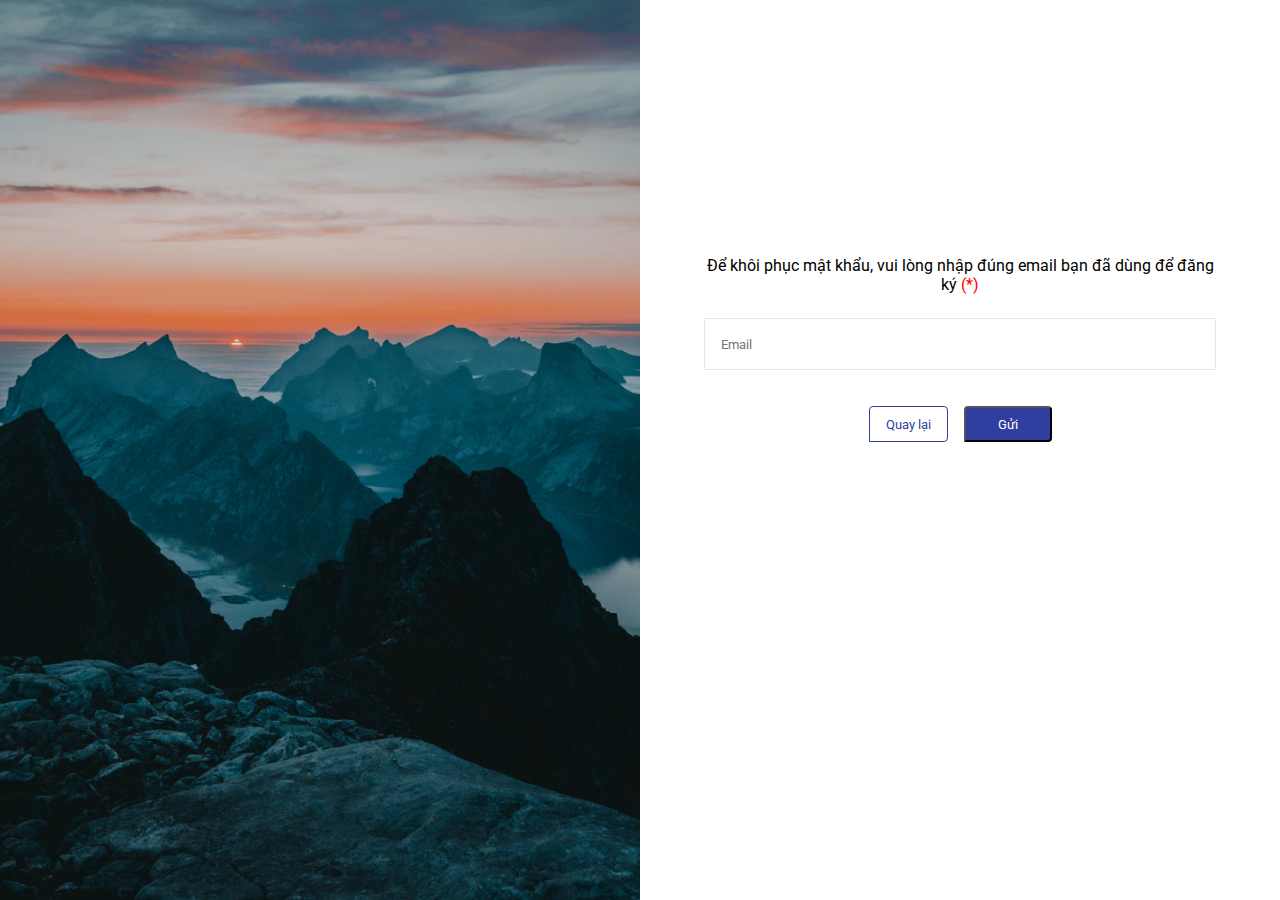
<file: forgot-password/index.html>
<!DOCTYPE html>
<html lang="en">
<head>
    <meta charset="UTF-8">
    <meta name="viewport" content="width=device-width, initial-scale=1.0">
    <title>Forgot password</title>
    <link rel="preconnect" href="https://fonts.googleapis.com">
    <link rel="preconnect" href="https://fonts.gstatic.com" crossorigin>
    <link href="https://fonts.googleapis.com/css2?family=Roboto&display=swap" rel="stylesheet">
    <link rel="stylesheet" href="./forgot.css">
</head>
<body>
    <div class="container">
        <div class="cover"></div>
        <div class="forgot-password">
            <form action="#" class="form">
                <div class="header">
                    Để khôi phục mật khẩu, vui lòng nhập đúng email bạn đã dùng để đăng ký <span>(*)</span>
                </div>
                <div>
                    <div class="forgot-password-input-wrapper">
                        <input class="forgot-password-input" type="email" name="email" placeholder="Email">
                    </div>
                </div>
                <div class="box-button">
                    <button class="back-button">
                        Quay lại
                    </button>
                    <button class="send-button">
                        Gửi
                    </button>
                </div>
            </form>
        </div>
    </div>
</body>
</html>
</file>
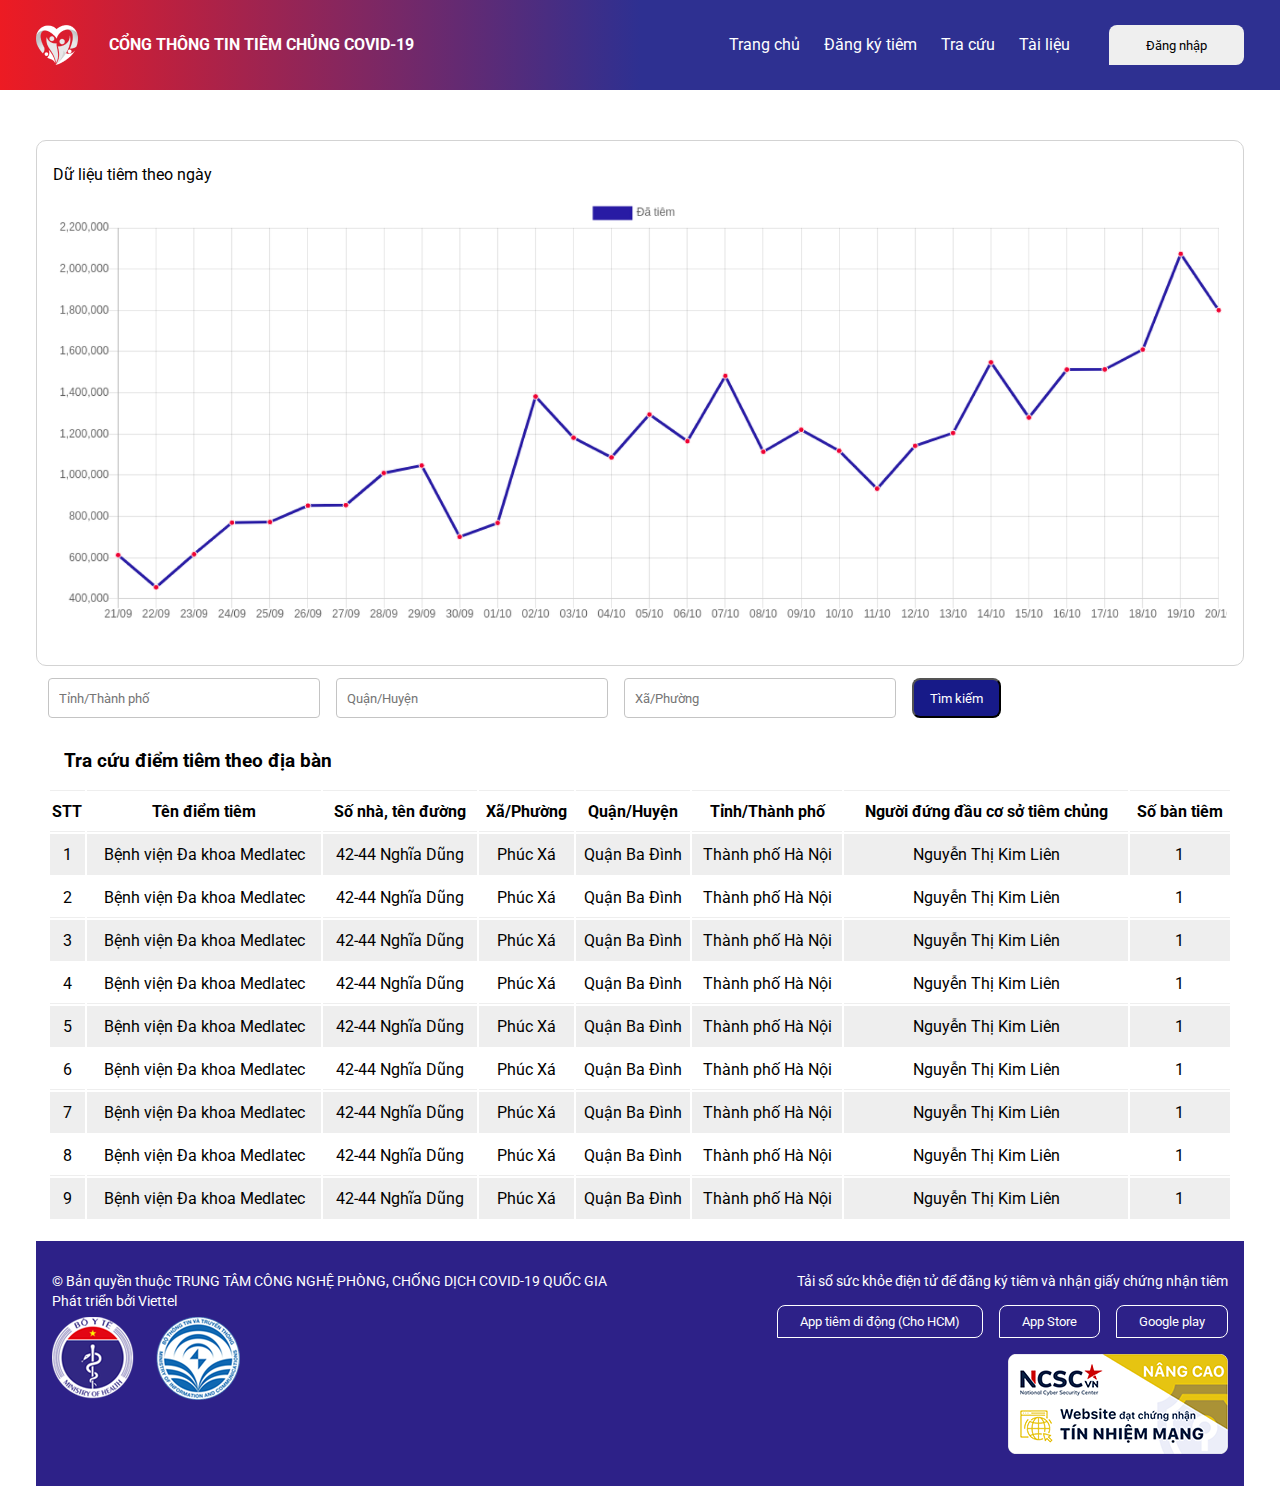
<file: Home/index.html>
<!DOCTYPE html>
<html lang="en">
  <head>
    <meta charset="UTF-8" />
    <meta name="viewport" content="width=device-width, initial-scale=1.0" />
    <title>Home</title>
    <link rel="preconnect" href="https://fonts.googleapis.com" />
    <link rel="preconnect" href="https://fonts.gstatic.com" crossorigin />
    <link
      href="https://fonts.googleapis.com/css2?family=Roboto&display=swap"
      rel="stylesheet"
    />
    <link rel="stylesheet" href="./home.css" />

    <link rel="stylesheet" href="https://cdnjs.cloudflare.com/ajax/libs/font-awesome/6.4.2/css/all.min.css" integrity="sha512-z3gLpd7yknf1YoNbCzqRKc4qyor8gaKU1qmn+CShxbuBusANI9QpRohGBreCFkKxLhei6S9CQXFEbbKuqLg0DA==" crossorigin="anonymous" referrerpolicy="no-referrer" />
  </head>
  <body>
    <header>
      <div class="container_header">
        <div class="brand">
          <img src="./logo.png" alt="logo" class="img" />
          <h6>CỔNG THÔNG TIN TIÊM CHỦNG COVID-19</h6>
        </div>
        <div class="menu">
          <ul>
            <li>Trang chủ</li>
            <li>Đăng ký tiêm</li>
            <li class="tracuu">
              <span >Tra cứu</span>
              <div class="heading">
                <div class="frame">
                  <div class="img_frame">
                    <img
                      src="./366000049_1333811997207830_8032655214140181219_n.png"
                      alt=""
                    />
                  </div>
                  <div class="content">
                    <p>Đối tượng đăng ký tiêm</p>
                    <p>11,203,873 (lượt)</p>
                  </div>
                  <i class="fa-solid fa-arrow-right"></i>
                </div>
                <div class="frame">
                  <div class="img_frame">
                    <img
                      src="./logo5395_831946555238805_3628471649870084215_n.png"
                      alt=""
                    />
                  </div>
                  <div class="content">
                    <p>Số mũi tiêm hôm qua</p>
                    <p>1,762,119 (mũi)</p>
                  </div>
                  <i class="fa-solid fa-arrow-right"></i>
                </div>
              </div>
            </li>
            <li>Tài liệu</li>
          </ul>
          <button class="button_login">Đăng nhập</button>
        </div>
      </div>
      
      <div class="chart">
        <div class="container_chart">
          <p>Dữ liệu tiêm theo ngày</p>
          <div class="img_chart">
            <img
              src="./366736920_6507052366049431_2350719755991945260_n.png"
              alt=""
              class="img_ch"
            />
        </div>
      </div>
      <div class="container_main">
        <div class="search_container_main">
          <input type="text" placeholder="Tỉnh/Thành phố"/>
          <input type="text" placeholder="Quận/Huyện"/>
          <input type="text" placeholder="Xã/Phường"/>
          <button class="search">Tìm kiếm</button>
        </div>
        <div class="header_container_main">
          <div class="title">
            <h3>Tra cứu điểm tiêm theo địa bàn</h3>
          </div>
          <table>
            <tr>
              <th>STT</th>
              <th>Tên điểm tiêm</th>
              <th>Số nhà, tên đường</th>
              <th>Xã/Phường</th>
              <th>Quận/Huyện</th>
              <th>Tỉnh/Thành phố</th>
              <th>Người đứng đầu cơ sở tiêm chủng	</th>
              <th>Số bàn tiêm</th>
            </tr>
            <tr class="row_gray">
              <td>1</td>
              <td>Bệnh viện Đa khoa Medlatec</td>
              <td>42-44 Nghĩa Dũng</td>
              <td>Phúc Xá</td>
              <td>Quận Ba Đình</td>
              <td>Thành phố Hà Nội</td>
              <td>Nguyễn Thị Kim Liên</td>
              <td>1</td>
            </tr>
            <tr>
              <td>2</td>
              <td>Bệnh viện Đa khoa Medlatec</td>
              <td>42-44 Nghĩa Dũng</td>
              <td>Phúc Xá</td>
              <td>Quận Ba Đình</td>
              <td>Thành phố Hà Nội</td>
              <td>Nguyễn Thị Kim Liên</td>
              <td>1</td>
            </tr>
            <tr class="row_gray">
              <td>3</td>
              <td>Bệnh viện Đa khoa Medlatec</td>
              <td>42-44 Nghĩa Dũng</td>
              <td>Phúc Xá</td>
              <td>Quận Ba Đình</td>
              <td>Thành phố Hà Nội</td>
              <td>Nguyễn Thị Kim Liên</td>
              <td>1</td>
            </tr>
            <tr>
              <td>4</td>
              <td>Bệnh viện Đa khoa Medlatec</td>
              <td>42-44 Nghĩa Dũng</td>
              <td>Phúc Xá</td>
              <td>Quận Ba Đình</td>
              <td>Thành phố Hà Nội</td>
              <td>Nguyễn Thị Kim Liên</td>
              <td>1</td>
            </tr>
            <tr class="row_gray">
              <td>5</td>
              <td>Bệnh viện Đa khoa Medlatec</td>
              <td>42-44 Nghĩa Dũng</td>
              <td>Phúc Xá</td>
              <td>Quận Ba Đình</td>
              <td>Thành phố Hà Nội</td>
              <td>Nguyễn Thị Kim Liên</td>
              <td>1</td>
            </tr>
            <tr>
              <td>6</td>
              <td>Bệnh viện Đa khoa Medlatec</td>
              <td>42-44 Nghĩa Dũng</td>
              <td>Phúc Xá</td>
              <td>Quận Ba Đình</td>
              <td>Thành phố Hà Nội</td>
              <td>Nguyễn Thị Kim Liên</td>
              <td>1</td>
            </tr>
            <tr class="row_gray">
              <td>7</td>
              <td>Bệnh viện Đa khoa Medlatec</td>
              <td>42-44 Nghĩa Dũng</td>
              <td>Phúc Xá</td>
              <td>Quận Ba Đình</td>
              <td>Thành phố Hà Nội</td>
              <td>Nguyễn Thị Kim Liên</td>
              <td>1</td>
            </tr>
            <tr>
              <td>8</td>
              <td>Bệnh viện Đa khoa Medlatec</td>
              <td>42-44 Nghĩa Dũng</td>
              <td>Phúc Xá</td>
              <td>Quận Ba Đình</td>
              <td>Thành phố Hà Nội</td>
              <td>Nguyễn Thị Kim Liên</td>
              <td>1</td>
            </tr>
            <tr class="row_gray">
              <td>9</td>
              <td>Bệnh viện Đa khoa Medlatec</td>
              <td>42-44 Nghĩa Dũng</td>
              <td>Phúc Xá</td>
              <td>Quận Ba Đình</td>
              <td>Thành phố Hà Nội</td>
              <td>Nguyễn Thị Kim Liên</td>
              <td>1</td>
            </tr>
          </table>
        </div>
      </div>
      <div class="footer">
        <div class="left">
          <p>
            © Bản quyền thuộc TRUNG TÂM CÔNG NGHỆ PHÒNG, CHỐNG DỊCH COVID-19
            QUỐC GIA
          </p>
          <p>Phát triển bởi <span>Viettel</span></p>
          <div class="container_footer_left">
            <img src="./logo2bo 1.png" alt="" height="89" width="195" />
          </div>
        </div>
        <div class="right">
          <p>
            Tải sổ sức khỏe điện tử để đăng ký tiêm và nhận giấy chứng nhận tiêm
          </p>
          <div class="container_footer_right">
            <button>App tiêm di động (Cho HCM)</button>
            <button>App Store</button>
            <button>Google play</button>
          </div>
          <div class="box_img">
            <div></div>
            <img
              src="./handle_cert 1.png"
              alt=""
              height="100px"
              width="220px"
              class="img_right"
            />
          </div>
        </div>
      </div>
    </header>
  </body>
</html>
</file>
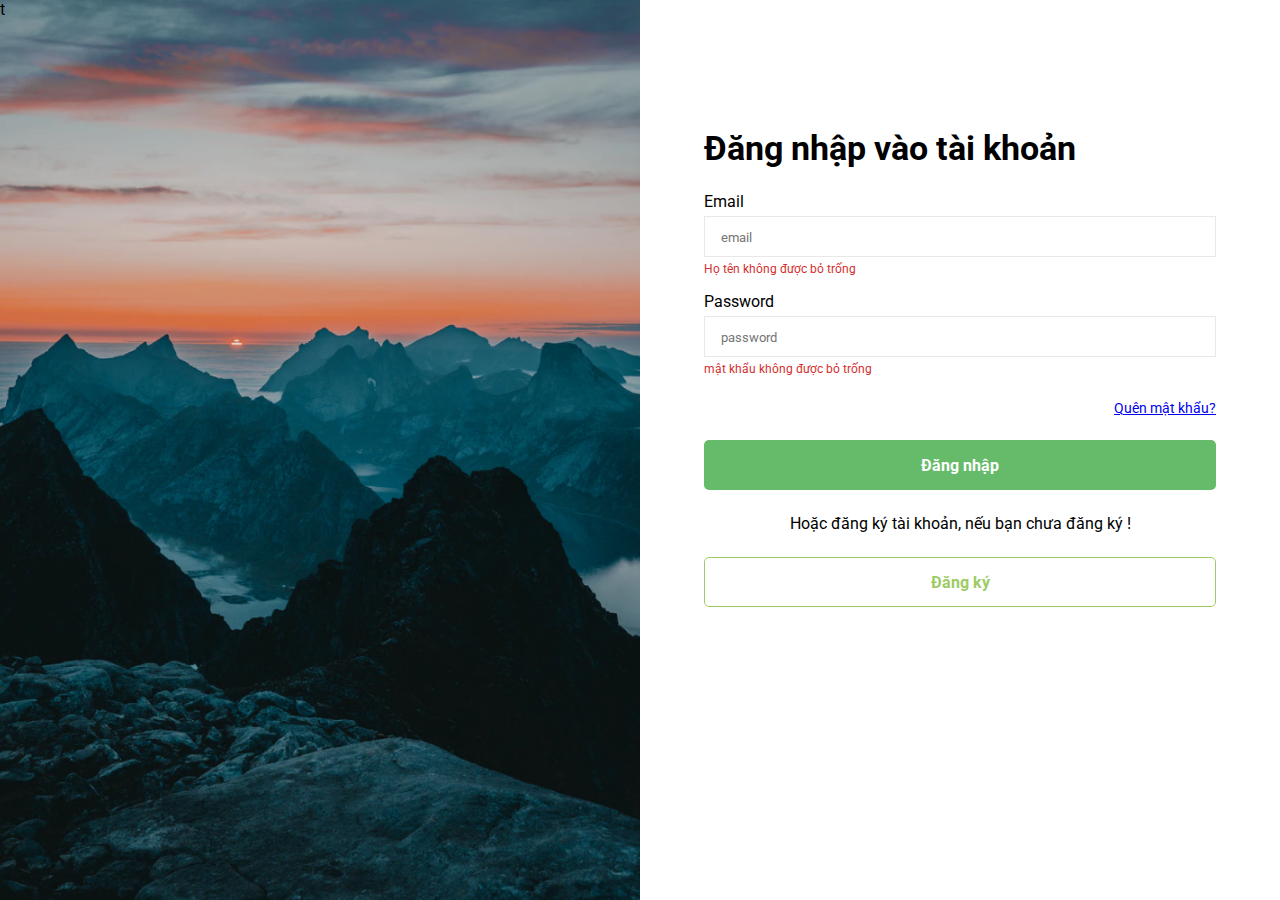
<file: login/index.html>
<!DOCTYPE html>
<html lang="en">
<head>
    <meta charset="UTF-8">
    <meta name="viewport" content="width=device-width, initial-scale=1.0">
    <title>Document</title>
    <link rel="preconnect" href="https://fonts.googleapis.com">
<link rel="preconnect" href="https://fonts.gstatic.com" crossorigin>
<link href="https://fonts.googleapis.com/css2?family=Roboto&display=swap" rel="stylesheet">
    <link rel="stylesheet" href="./login.css">
</head>
<body>
    <div class="container">
        <div class="cover">t</div>
        <div class="login-form">
            <form action="#" class="form">
                <div class="form-title">
                    Đăng nhập vào tài khoản
                </div>
                <div style="display: flex; flex-direction: column; gap: 16px;">
                    <div class="form-control">
                        <label class="form-control-label" for="username">Email</label>
                        <div class="form-control-input-wrapper">
                            <input class="form-control-input" type="email" name="email" placeholder="email">
                        </div>
                        <p class="form-control-help-text">Họ tên không được bỏ trống</p>
                    </div>
                    <div class="form-control">
                        <label class="form-control-label" for="pasword">Password</label>
                        <div class="form-control-input-wrapper">
                            <input class="form-control-input" type="password" name="password" placeholder="password">
                        </div>
                        <p class="form-control-help-text">mật khẩu không được bỏ trống</p>
                    </div>
                </div>
                <div class="forgot-password-block">
                    <a href="#">Quên mật khẩu?</a>
                </div>
                <button class="login-button">
                    Đăng nhập
                </button>
                <div class="register-help-text">
                    Hoặc đăng ký tài khoản, nếu bạn chưa đăng ký !
                </div>
                <button class="register-button">
                    Đăng ký
                </button>
            </form>
        </div>
    </div>
</body>
</html>
</file>
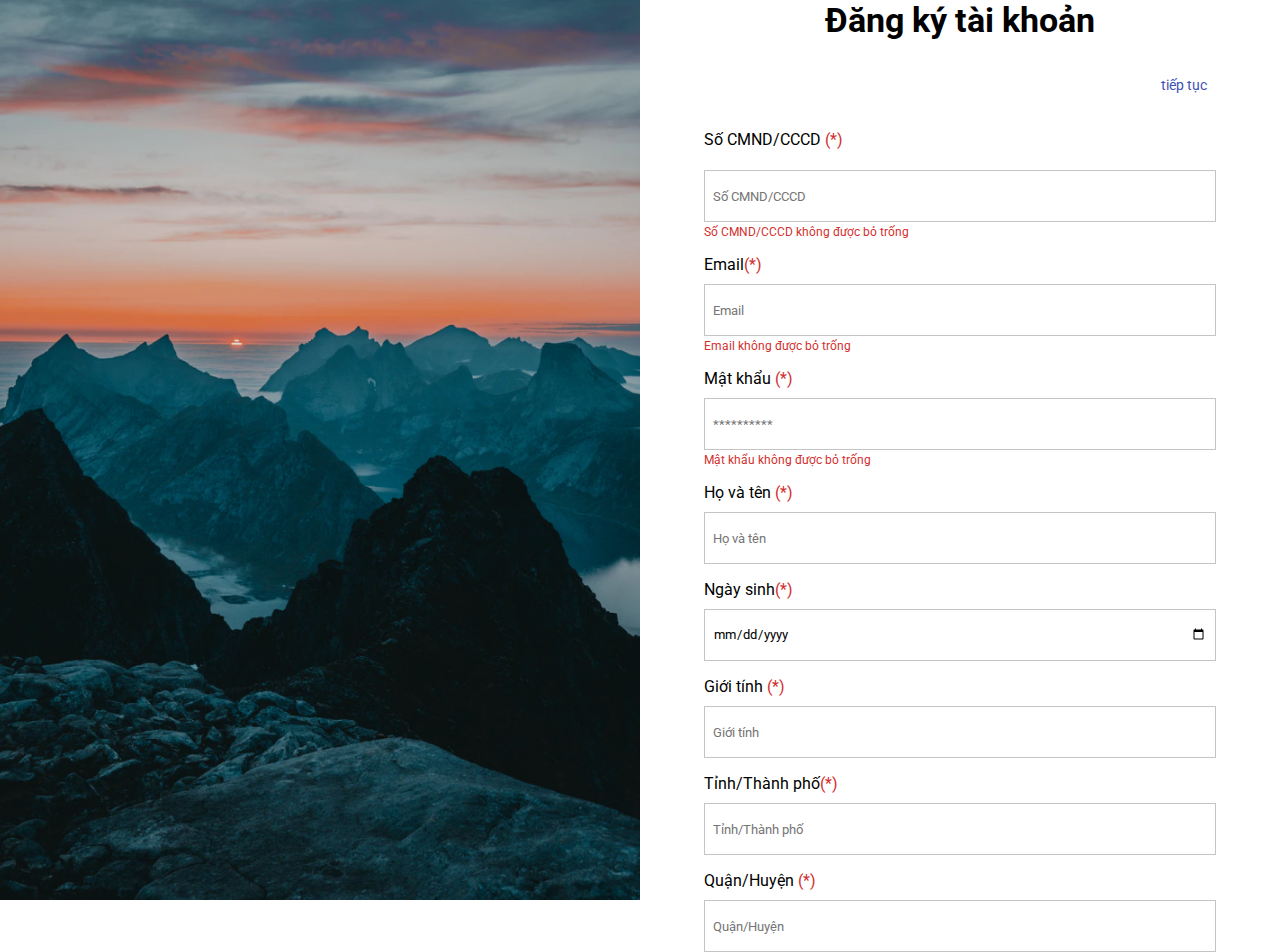
<file: register/index.html>
<!DOCTYPE html>
<html lang="en">
<head>
    <meta charset="UTF-8">
    <meta name="viewport" content="width=device-width, initial-scale=1.0">
    <title>Register</title>
    <link rel="preconnect" href="https://fonts.googleapis.com">
    <link rel="preconnect" href="https://fonts.gstatic.com" crossorigin>
    <link href="https://fonts.googleapis.com/css2?family=Roboto&display=swap" rel="stylesheet">
    <link rel="stylesheet" href="./register.css">
</head>
<body>
    <div class="container">
        <div class="cover"></div>
        <div class="register">
            <form action="" class="form-register">
                <div class="header">
                    Đăng ký tài khoản
                </div>
                <div class="agian">
                    <button class="button-agian">tiếp tục</button>
                </div>
                <div class="box-form">
                    <form action="" class="form">
                        <label for="" class="form-lable">Số CMND/CCCD <span>(*)</span></label>
                        <div class="box-form-input">
                            <input type="number" class="form-input" placeholder="Số CMND/CCCD">
                            <p>Số CMND/CCCD không được bỏ trống</p>
                        </div>
                    </form>
                    <form action="" class="form">
                        <label for="" class="form-lable">Email<span>(*)</span></label>
                        <div class="box-form-input">
                            <input type="email" class="form-input" placeholder="Email">
                            <p>Email không được bỏ trống</p>
                        </div>
                    </form>
                    <form action="" class="form">
                        <label for="" class="form-lable">Mật khẩu <span>(*)</span></label>
                        <div class="box-form-input">
                            <input type="password" class="form-input" placeholder="**********">
                            <p>Mật khẩu không được bỏ trống</p>
                        </div>
                    </form>
                    <form action="" class="form">
                        <label for="" class="form-lable">Họ và tên <span>(*)</span></label>
                        <div class="box-form-input">
                            <input type="text" class="form-input" placeholder="Họ và tên">
                        </div>
                    </form>
                    <form action="" class="form">
                        <label for="" class="form-lable">Ngày sinh<span>(*)</span></label>
                        <div class="box-form-input">
                            <input type="date" class="form-input" placeholder="Ngày/Tháng/Năm">
                        </div>
                    </form>
                    <form action="" class="form">
                        <label for="" class="form-lable">Giới tính <span>(*)</span></label>
                        <div class="box-form-input">
                            <input type="text" class="form-input" placeholder="Giới tính">
                        </div>
                    </form>
                    <form action="" class="form">
                        <label for="" class="form-lable">Tỉnh/Thành phố<span>(*)</span></label>
                        <div class="box-form-input">
                            <input type="text" class="form-input" placeholder="Tỉnh/Thành phố">
                        </div>
                    </form>
                    <form action="" class="form">
                        <label for="" class="form-lable">Quận/Huyện <span>(*)</span></label>
                        <div class="box-form-input">
                            <input type="text" class="form-input" placeholder="Quận/Huyện">
                        </div>
                    </form>
                </div>
            </form>
        </div>
    </div>
</body>
</html>
</file>
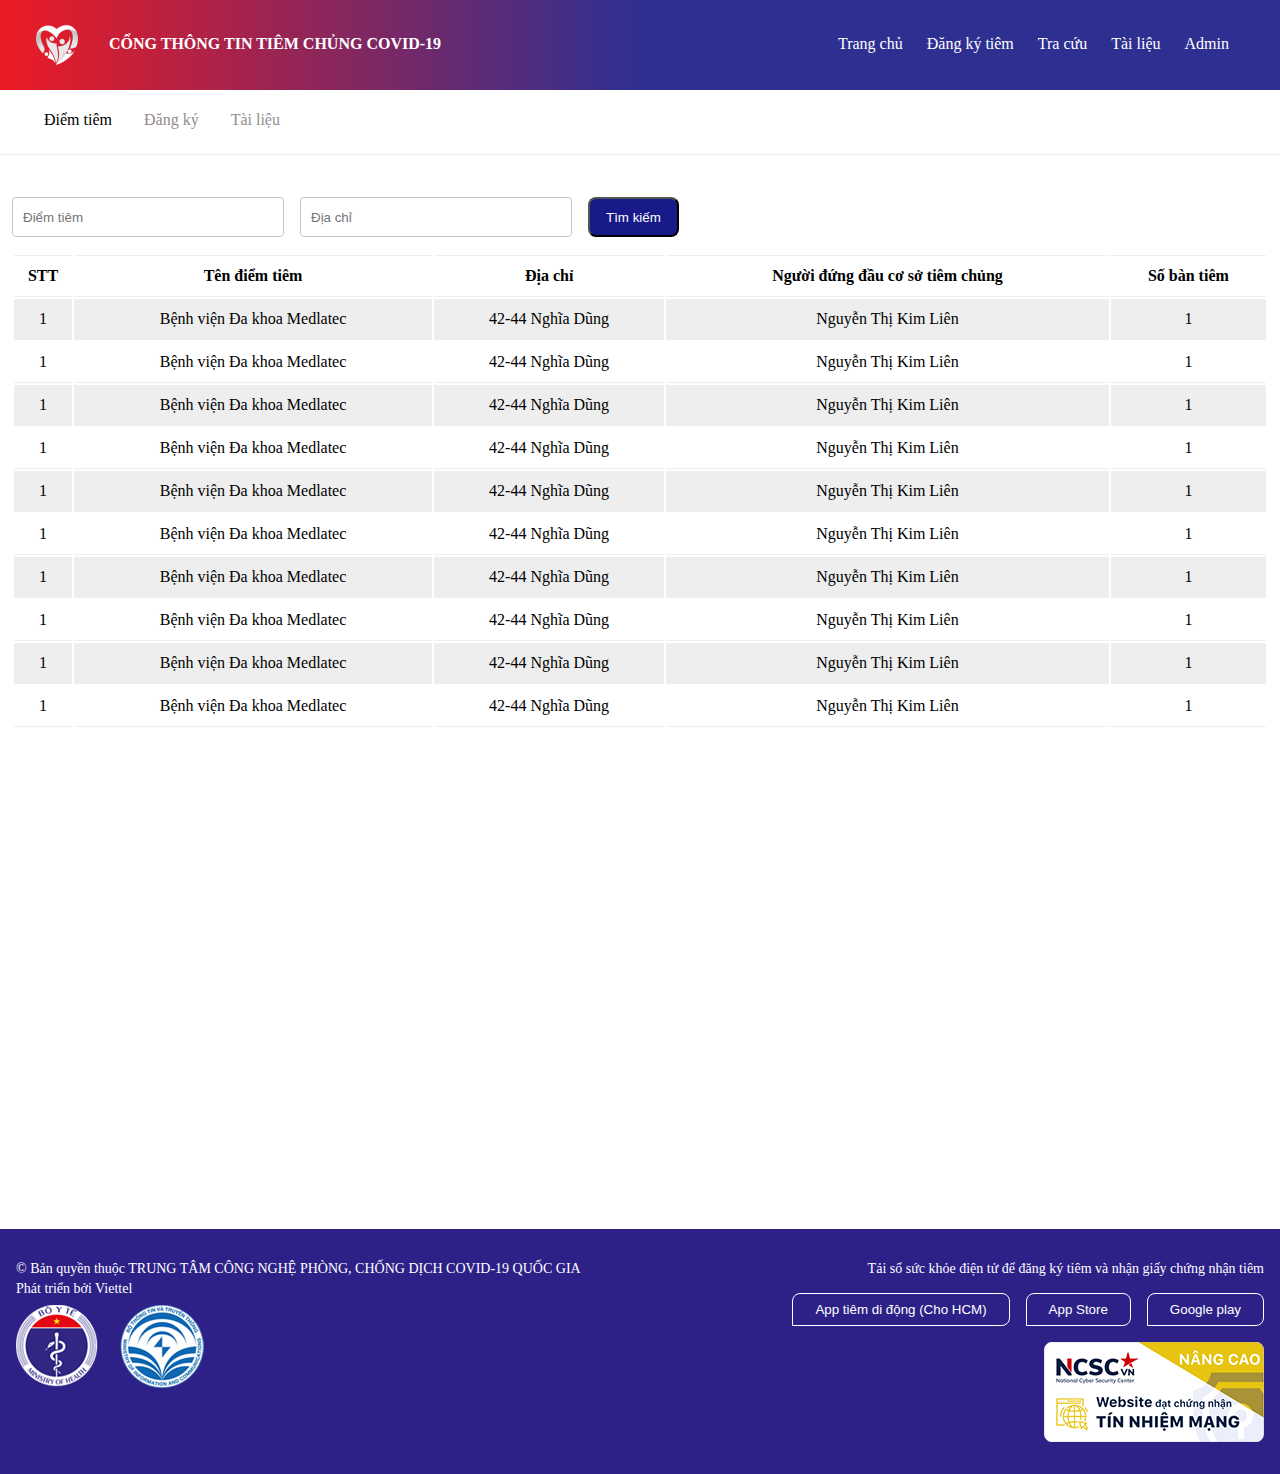
<file: admin/admin.html>
<!DOCTYPE html>
<html lang="en">
  <head>
    <meta charset="UTF-8" />
    <meta name="viewport" content="width=device-width, initial-scale=1.0" />
    <title>Document</title>
    <link rel="stylesheet" href="./admin.css" />
  </head>
  <body>
    <header>
      <div class="container">
        <div class="brand">
          <img src="./logo.png" alt="logo" class="img" />
          <h6>CỔNG THÔNG TIN TIÊM CHỦNG COVID-19</h6>
        </div>
        <div class="menu">
          <ul>
            <li>Trang chủ</li>
            <li>Đăng ký tiêm</li>
            <li>Tra cứu</li>
            <li>Tài liệu</li>
            <li>Admin</li>
          </ul>
        </div>
      </div>
      <div class="menuuser">
        <div class="box">Điểm tiêm</div>
        <div class="box" style="color: rgb(146, 138, 138)">Đăng ký</div>
        <div class="box" style="color: rgb(148, 141, 141)">Tài liệu</div>
      </div>
      <div class="container_main">
        <div class="search_container_main">
          <input type="text" placeholder="Điểm tiêm" class="input1" />
          <input type="text" placeholder="Địa chỉ" class="input2" />
          <button class="search">Tìm kiếm</button>
        </div>
        <div class="header_container_main">
          <table>
            <tr>
              <th>STT</th>
              <th>Tên điểm tiêm</th>
              <th>Địa chỉ</th>
              <th>Người đứng đầu cơ sở tiêm chủng</th>
              <th>Số bàn tiêm</th>
            </tr>
            <tr class="row_gray">
              <td>1</td>
              <td>Bệnh viện Đa khoa Medlatec</td>
              <td>42-44 Nghĩa Dũng</td>
              <td>Nguyễn Thị Kim Liên</td>
              <td>1</td>
            </tr>
            <tr>
              <td>1</td>
              <td>Bệnh viện Đa khoa Medlatec</td>
              <td>42-44 Nghĩa Dũng</td>
              <td>Nguyễn Thị Kim Liên</td>
              <td>1</td>
            </tr>
            <tr class="row_gray">
              <td>1</td>
              <td>Bệnh viện Đa khoa Medlatec</td>
              <td>42-44 Nghĩa Dũng</td>
              <td>Nguyễn Thị Kim Liên</td>
              <td>1</td>
            </tr>
            <tr>
              <td>1</td>
              <td>Bệnh viện Đa khoa Medlatec</td>
              <td>42-44 Nghĩa Dũng</td>
              <td>Nguyễn Thị Kim Liên</td>
              <td>1</td>
            </tr>
            <tr class="row_gray">
              <td>1</td>
              <td>Bệnh viện Đa khoa Medlatec</td>
              <td>42-44 Nghĩa Dũng</td>
              <td>Nguyễn Thị Kim Liên</td>
              <td>1</td>
            </tr>
            <tr>
              <td>1</td>
              <td>Bệnh viện Đa khoa Medlatec</td>
              <td>42-44 Nghĩa Dũng</td>
              <td>Nguyễn Thị Kim Liên</td>
              <td>1</td>
            </tr>
            <tr class="row_gray">
              <td>1</td>
              <td>Bệnh viện Đa khoa Medlatec</td>
              <td>42-44 Nghĩa Dũng</td>
              <td>Nguyễn Thị Kim Liên</td>
              <td>1</td>
            </tr>
            <tr>
              <td>1</td>
              <td>Bệnh viện Đa khoa Medlatec</td>
              <td>42-44 Nghĩa Dũng</td>
              <td>Nguyễn Thị Kim Liên</td>
              <td>1</td>
            </tr>
            <tr class="row_gray">
              <td>1</td>
              <td>Bệnh viện Đa khoa Medlatec</td>
              <td>42-44 Nghĩa Dũng</td>
              <td>Nguyễn Thị Kim Liên</td>
              <td>1</td>
            </tr>
            <tr style="border-bottom: 1px solid #eeeeee">
              <td>1</td>
              <td>Bệnh viện Đa khoa Medlatec</td>
              <td>42-44 Nghĩa Dũng</td>
              <td>Nguyễn Thị Kim Liên</td>
              <td>1</td>
            </tr>
          </table>
        </div>
      </div>
      <div class="footer">
        <div class="left">
          <p>
            © Bản quyền thuộc TRUNG TÂM CÔNG NGHỆ PHÒNG, CHỐNG DỊCH COVID-19
            QUỐC GIA
          </p>
          <p>Phát triển bởi <span>Viettel</span></p>
          <div class="container_footer_left">
            <img src="./logo2bo 1.png" alt="" height="89" width="195" />
          </div>
        </div>
        <div class="right">
          <p>
            Tải sổ sức khỏe điện tử để đăng ký tiêm và nhận giấy chứng nhận tiêm
          </p>
          <div class="container_footer_right">
            <button>App tiêm di động (Cho HCM)</button>
            <button>App Store</button>
            <button>Google play</button>
          </div>
          <div class="box_img">
            <div></div>
            <img
              src="./handle_cert 1.png"
              alt=""
              height="100px"
              width="220px"
              class="img_right"
            />
          </div>
        </div>
      </div>
    </header>
  </body>
</html>
</file>
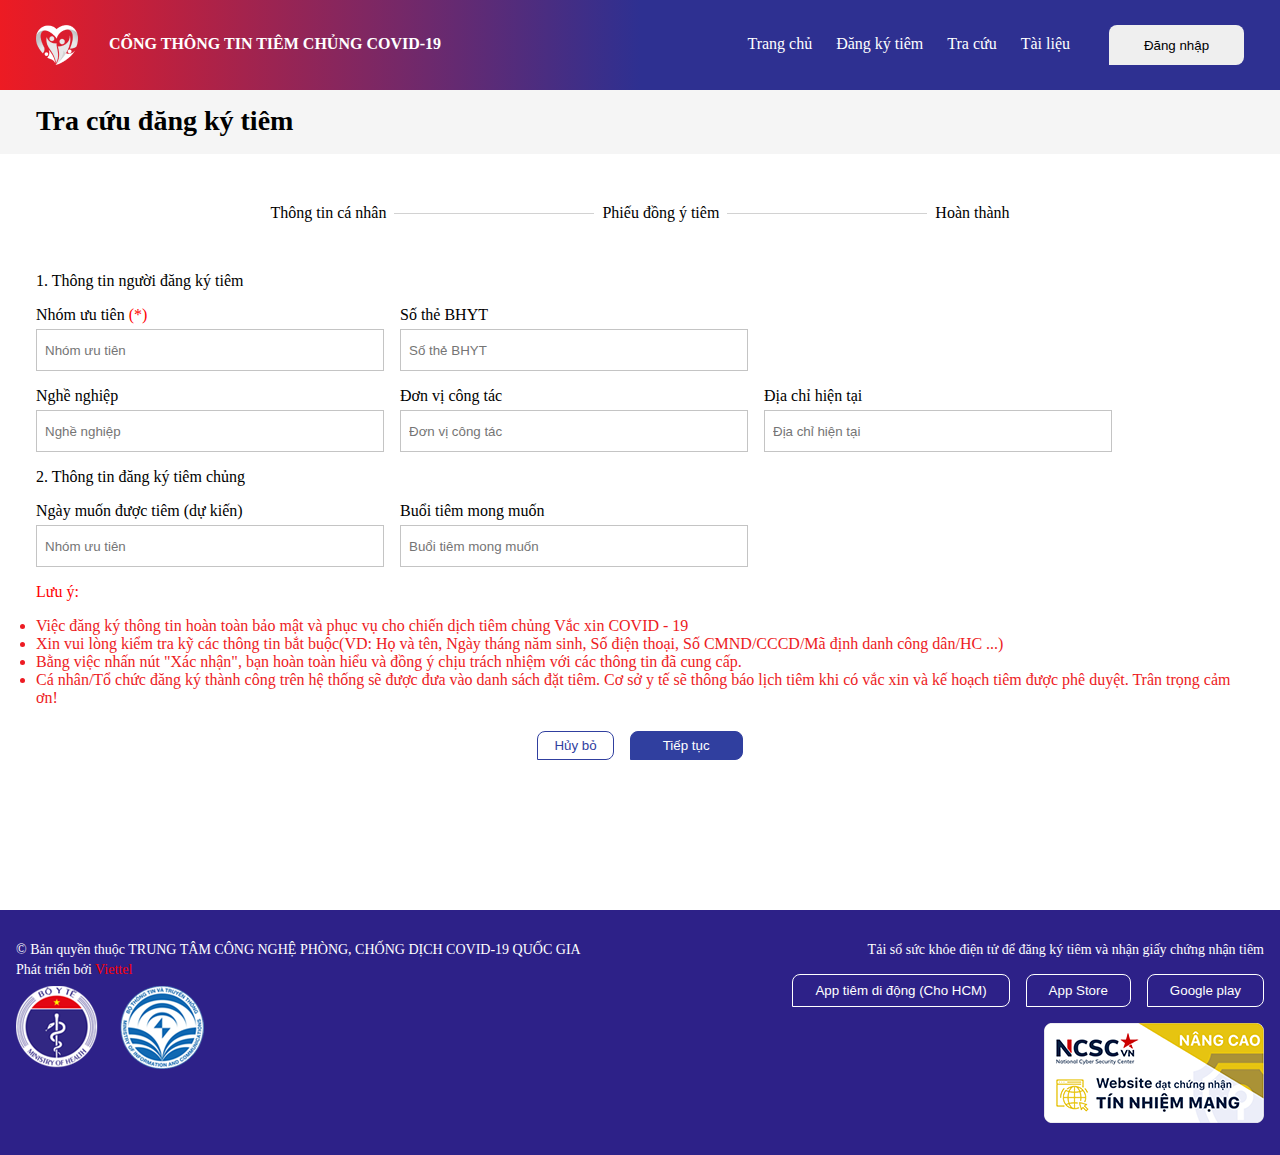
<file: step1/step1.html>
<!DOCTYPE html>
<html lang="en">
  <head>
    <meta charset="UTF-8" />
    <meta name="viewport" content="width=device-width, initial-scale=1.0" />
    <title>Document</title>
    <link rel="stylesheet" href="./step1.css" />

    <link
      rel="stylesheet"
      href="https://cdnjs.cloudflare.com/ajax/libs/font-awesome/6.4.2/css/all.min.css"
      integrity="sha512-z3gLpd7yknf1YoNbCzqRKc4qyor8gaKU1qmn+CShxbuBusANI9QpRohGBreCFkKxLhei6S9CQXFEbbKuqLg0DA=="
      crossorigin="anonymous"
      referrerpolicy="no-referrer"
    />
  </head>
  <body>
    <header>
      <div class="container">
        <div class="brand">
          <img src="./logo.png" alt="logo" class="img" />
          <h6>CỔNG THÔNG TIN TIÊM CHỦNG COVID-19</h6>
        </div>
        <div class="menu">
          <ul>
            <li>Trang chủ</li>
            <li>Đăng ký tiêm</li>
            <li>Tra cứu</li>
            <li>Tài liệu</li>
          </ul>
          <button class="button_login">Đăng nhập</button>
        </div>
      </div>
    </header>
    <div class="heading">
      <h5>Tra cứu đăng ký tiêm</h5>
    </div>
    <div class="serach">
      <div class="frame1">
        <i class="fa-solid fa-circle-check"></i>
        <!-- <p>1</p> -->
        <p>Thông tin cá nhân</p>
      </div>
      <div class="line"></div>
      <div class="frame1">
        <i class="fa-solid fa-circle-check"></i>
        <p>Phiếu đồng ý tiêm</p>
      </div>
      <div class="line"></div>
      <div class="frame1">
        <i class="fa-solid fa-circle-check"></i>
        <p>Hoàn thành</p>
      </div>
    </div>
    <div class="result">
      <div class="result_form">
        <div>
          <p>1. Thông tin người đăng ký tiêm</p>
        </div>
        <div class="line1">
          <div class="input1">
            <label for="">Nhóm ưu tiên <span>(*)</span></label>
            <input type="text" placeholder="Nhóm ưu tiên" />
          </div>
          <div class="input2">
            <label for="">Số thẻ BHYT </label>
            <input type="text" placeholder="Số thẻ BHYT" />
          </div>
        </div>
        <div class="line2">
          <div class="input1">
            <label for="">Nghề nghiệp</label>
            <input type="text" placeholder="Nghề nghiệp" />
          </div>
          <div class="input2">
            <label for="">Đơn vị công tác</label>
            <input type="text" placeholder="Đơn vị công tác" />
          </div>
          <div class="input2">
            <label for="">Địa chỉ hiện tại</label>
            <input type="text" placeholder="Địa chỉ hiện tại" />
          </div>
        </div>
        <div>
          <p>2. Thông tin đăng ký tiêm chủng</p>
        </div>
        <div class="line3">
          <div class="input1">
            <label for="">Ngày muốn được tiêm (dự kiến)</label>
            <input type="text" placeholder="Nhóm ưu tiên" />
          </div>
          <div class="input2">
            <label for="">Buổi tiêm mong muốn</label>
            <input type="text" placeholder="Buổi tiêm mong muốn" />
          </div>
        </div>
        <div>
          <span> Lưu ý: </span>
        </div>
        <div>
          <ul class="footer_result">
            <li>
              Việc đăng ký thông tin hoàn toàn bảo mật và phục vụ cho chiến dịch
              tiêm chủng Vắc xin COVID - 19
            </li>
            <li>
              Xin vui lòng kiểm tra kỹ các thông tin bắt buộc(VD: Họ và tên,
              Ngày tháng năm sinh, Số điện thoại, Số CMND/CCCD/Mã định danh công
              dân/HC ...)
            </li>
            <li>
              Bằng việc nhấn nút "Xác nhận", bạn hoàn toàn hiểu và đồng ý chịu
              trách nhiệm với các thông tin đã cung cấp.
            </li>
            <li>
              Cá nhân/Tổ chức đăng ký thành công trên hệ thống sẽ được đưa vào
              danh sách đặt tiêm. Cơ sở y tế sẽ thông báo lịch tiêm khi có vắc
              xin và kế hoạch tiêm được phê duyệt. Trân trọng cảm ơn!
            </li>
          </ul>
        </div>
      </div>
    </div>
    <div class="submit">
      <button class="button1">Hủy bỏ</button>
      <button class="button2">Tiếp tục</button>
    </div>
    <div class="footer">
      <div class="left">
        <p>
          © Bản quyền thuộc TRUNG TÂM CÔNG NGHỆ PHÒNG, CHỐNG DỊCH COVID-19 QUỐC
          GIA
        </p>
        <p>Phát triển bởi <span>Viettel</span></p>
        <div class="container_footer_left">
          <img src="./logo2bo 1.png" alt="" height="89" width="195" />
        </div>
      </div>
      <div class="right">
        <p>
          Tải sổ sức khỏe điện tử để đăng ký tiêm và nhận giấy chứng nhận tiêm
        </p>
        <div class="container_footer_right">
          <button>App tiêm di động (Cho HCM)</button>
          <button>App Store</button>
          <button>Google play</button>
        </div>
        <div class="box_img">
          <div></div>
          <img
            src="./handle_cert 1.png"
            alt=""
            height="100px"
            width="220px"
            class="img_right"
          />
        </div>
      </div>
    </div>
  </body>
</html>
</file>
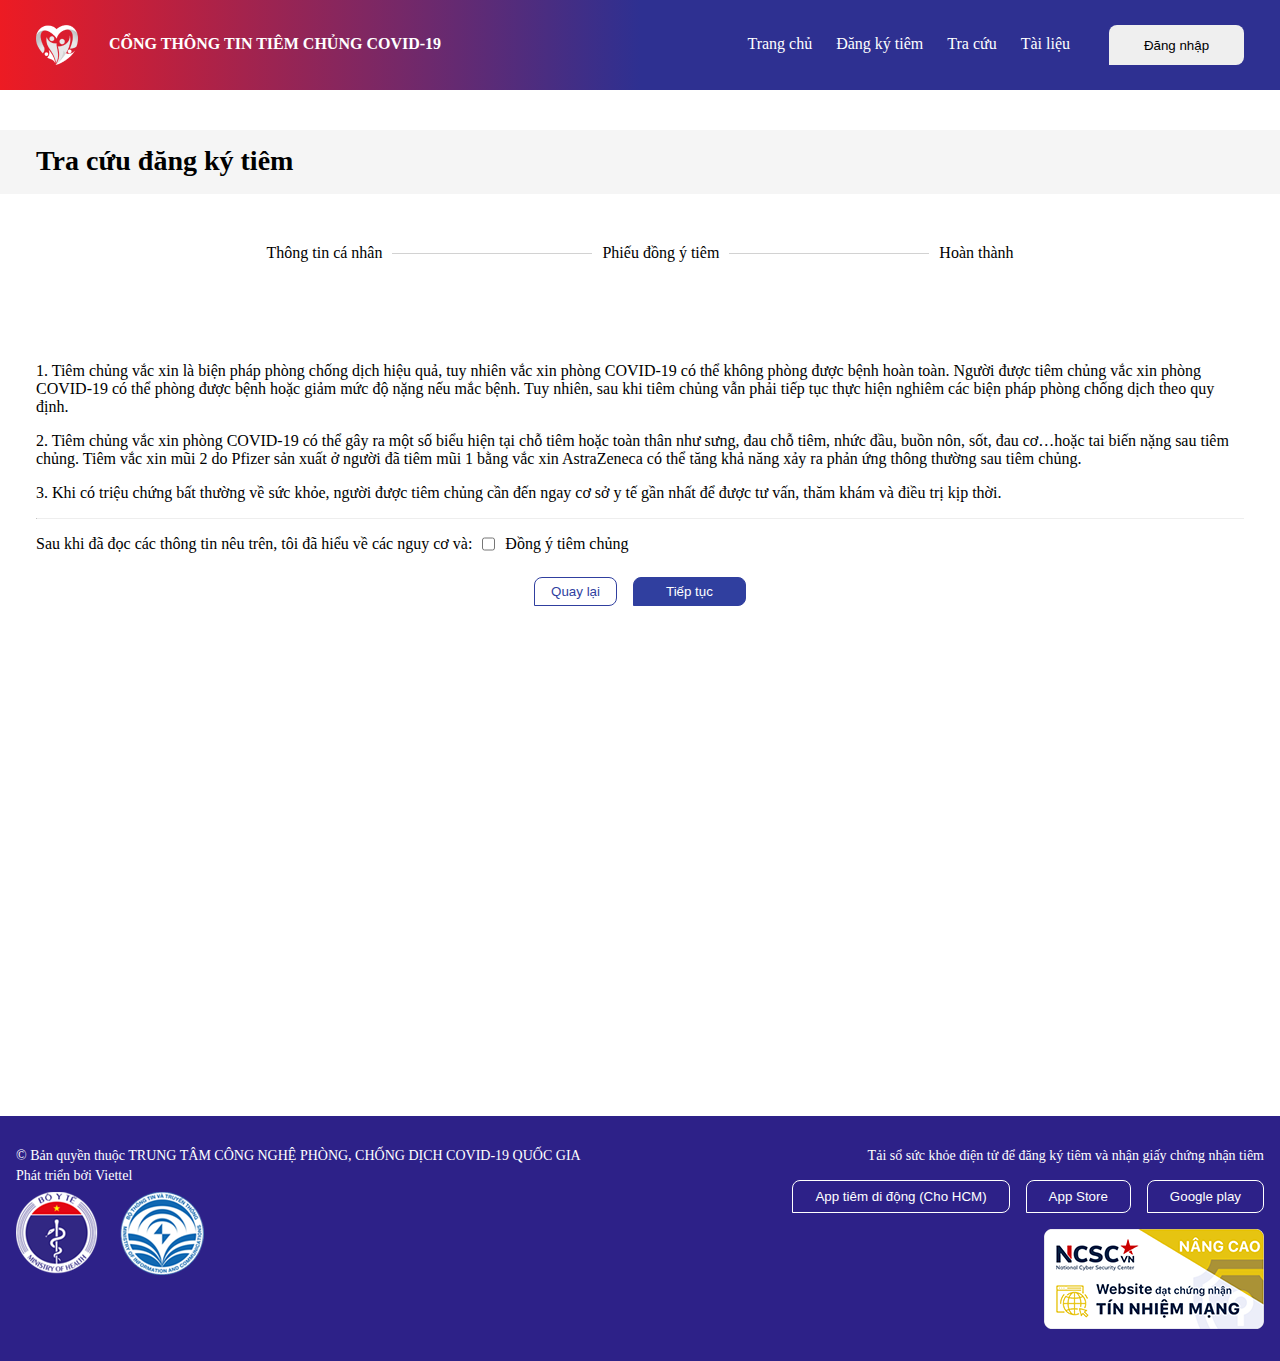
<file: step2/step2.html>
<!DOCTYPE html>
<html lang="en">
  <head>
    <meta charset="UTF-8" />
    <meta name="viewport" content="width=device-width, initial-scale=1.0" />
    <title>Document</title>
    <link rel="stylesheet" href="./step2.css" />

    <link
      rel="stylesheet"
      href="https://cdnjs.cloudflare.com/ajax/libs/font-awesome/6.4.2/css/all.min.css"
      integrity="sha512-z3gLpd7yknf1YoNbCzqRKc4qyor8gaKU1qmn+CShxbuBusANI9QpRohGBreCFkKxLhei6S9CQXFEbbKuqLg0DA=="
      crossorigin="anonymous"
      referrerpolicy="no-referrer"
    />
  </head>
  <body>
    <header>
      <div class="container">
        <div class="brand">
          <img src="./logo.png" alt="logo" class="img" />
          <h6>CỔNG THÔNG TIN TIÊM CHỦNG COVID-19</h6>
        </div>
        <div class="menu">
          <ul>
            <li>Trang chủ</li>
            <li>Đăng ký tiêm</li>
            <li>Tra cứu</li>
            <li>Tài liệu</li>
          </ul>
          <button class="button_login">Đăng nhập</button>
        </div>
      </div>
      <div class="heading">
        <h5>Tra cứu đăng ký tiêm</h5>
      </div>
      <div class="serach">
        <div class="frame1">
          <i class="fa-solid fa-circle-check"></i>
          <p>Thông tin cá nhân</p>
        </div>
        <div class="line"></div>
        <div class="frame1">
          <i class="fa-solid fa-circle-check"></i>
          <p>Phiếu đồng ý tiêm</p>
        </div>
        <div class="line"></div>
        <div class="frame1">
          <i class="fa-solid fa-circle-check"></i>
          <p>Hoàn thành</p>
        </div>
      </div>
      <div class="result">
        <div class="container_result">
          <div class="form_result">
            <div>
              <p>
                1. Tiêm chủng vắc xin là biện pháp phòng chống dịch hiệu quả,
                tuy nhiên vắc xin phòng COVID-19 có thể không phòng được bệnh
                hoàn toàn. Người được tiêm chủng vắc xin phòng COVID-19 có thể
                phòng được bệnh hoặc giảm mức độ nặng nếu mắc bệnh. Tuy nhiên,
                sau khi tiêm chủng vẫn phải tiếp tục thực hiện nghiêm các biện
                pháp phòng chống dịch theo quy định.
              </p>
            </div>
            <div>
              <p>
                2. Tiêm chủng vắc xin phòng COVID-19 có thể gây ra một số biểu
                hiện tại chỗ tiêm hoặc toàn thân như sưng, đau chỗ tiêm, nhức
                đầu, buồn nôn, sốt, đau cơ…hoặc tai biến nặng sau tiêm chủng.
                Tiêm vắc xin mũi 2 do Pfizer sản xuất ở người đã tiêm mũi 1 bằng
                vắc xin AstraZeneca có thể tăng khả năng xảy ra phản ứng thông
                thường sau tiêm chủng.
              </p>
            </div>
            <div>
              <p>
                3. Khi có triệu chứng bất thường về sức khỏe, người được tiêm
                chủng cần đến ngay cơ sở y tế gần nhất để được tư vấn, thăm khám
                và điều trị kịp thời.
              </p>
            </div>
            <hr class="solid" />
            <div class="result_footer">
              <p>
                Sau khi đã đọc các thông tin nêu trên, tôi đã hiểu về các nguy
                cơ và:
              </p>
              <input type="checkbox" />
              <label for="">Đồng ý tiêm chủng</label>
            </div>
          </div>
        </div>
        <div class="submit">
          <button class="button1">Quay lại</button>
          <button class="button2">Tiếp tục</button>
        </div>
      </div>
      <div class="footer">
        <div class="left">
          <p>
            © Bản quyền thuộc TRUNG TÂM CÔNG NGHỆ PHÒNG, CHỐNG DỊCH COVID-19
            QUỐC GIA
          </p>
          <p>Phát triển bởi <span>Viettel</span></p>
          <div class="container_footer_left">
            <img src="./logo2bo 1.png" alt="" height="89" width="195" />
          </div>
        </div>
        <div class="right">
          <p>
            Tải sổ sức khỏe điện tử để đăng ký tiêm và nhận giấy chứng nhận tiêm
          </p>
          <div class="container_footer_right">
            <button>App tiêm di động (Cho HCM)</button>
            <button>App Store</button>
            <button>Google play</button>
          </div>
          <div class="box_img">
            <div></div>
            <img
              src="./handle_cert 1.png"
              alt=""
              height="100px"
              width="220px"
              class="img_right"
            />
          </div>
        </div>
      </div>
    </header>
  </body>
</html>
</file>
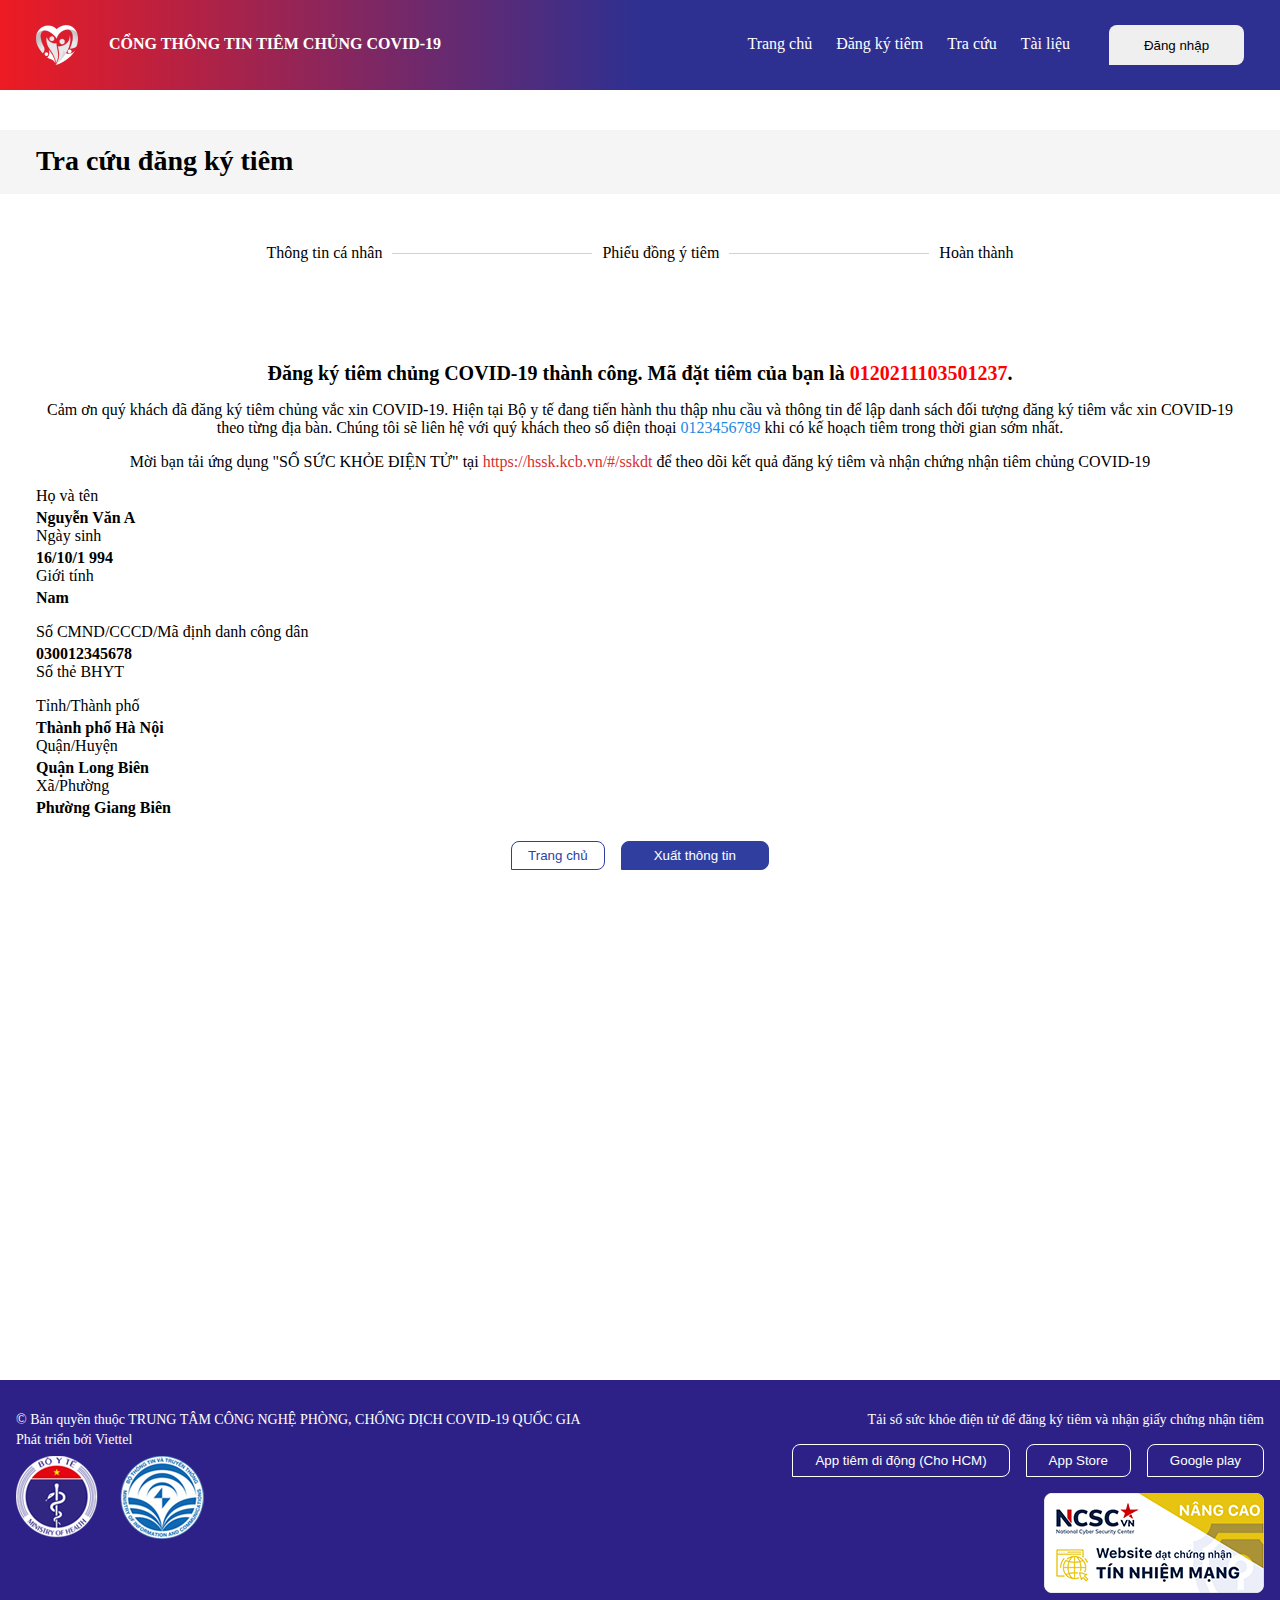
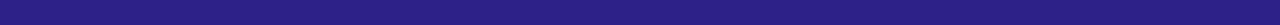
<file: step3/step3.html>
<!DOCTYPE html>
<html lang="en">
  <head>
    <meta charset="UTF-8" />
    <meta name="viewport" content="width=device-width, initial-scale=1.0" />
    <title>Document</title>
    <link rel="stylesheet" href="./step3.css" />

    <link
    rel="stylesheet"
    href="https://cdnjs.cloudflare.com/ajax/libs/font-awesome/6.4.2/css/all.min.css"
    integrity="sha512-z3gLpd7yknf1YoNbCzqRKc4qyor8gaKU1qmn+CShxbuBusANI9QpRohGBreCFkKxLhei6S9CQXFEbbKuqLg0DA=="
    crossorigin="anonymous"
    referrerpolicy="no-referrer"
  />
  </head>
  <body>
    <header>
      <div class="container">
        <div class="brand">
          <img src="./logo.png" alt="logo" class="img" />
          <h6>CỔNG THÔNG TIN TIÊM CHỦNG COVID-19</h6>
        </div>
        <div class="menu">
          <ul>
            <li>Trang chủ</li>
            <li>Đăng ký tiêm</li>
            <li>Tra cứu</li>
            <li>Tài liệu</li>
          </ul>
          <button class="button_login">Đăng nhập</button>
        </div>
      </div>
      <div class="heading">
        <h5>Tra cứu đăng ký tiêm</h5>
      </div>
      <div class="serach">
        <div class="frame1">
          <i class="fa-solid fa-circle-check"></i>
          <p>Thông tin cá nhân</p>
        </div>
        <div class="line"></div>
        <div class="frame1">
          <i class="fa-solid fa-circle-check"></i>
          <p>Phiếu đồng ý tiêm</p>
        </div>
        <div class="line"></div>
        <div class="frame1">
          <i class="fa-solid fa-circle-check"></i>
          <p>Hoàn thành</p>
        </div>
      </div>
      <div class="result">
        <div class="container_result">
            <div class="form_result">
                <div>
                    <p style="font-size: 20px; text-align: center; font-weight: bold;">Đăng ký tiêm chủng COVID-19 thành công. Mã đặt tiêm của bạn là <span style="color: red;">0120211103501237</span>.</p>
                </div>
                <div>
                    <p style="text-align: center;">Cảm ơn quý khách đã đăng ký tiêm chủng vắc xin COVID-19. Hiện tại Bộ y tế đang tiến hành thu thập nhu cầu và thông tin để lập danh sách đối tượng đăng ký tiêm vắc xin COVID-19 theo từng địa bàn. Chúng tôi sẽ liên hệ với quý khách theo số điện thoại <span style="color: #1E88E5;">0123456789</span> khi có kế hoạch tiêm trong thời gian sớm nhất.</p>
                </div>
                <div>
                    <p style="text-align: center;">Mời bạn tải ứng dụng "SỔ SỨC KHỎE ĐIỆN TỬ" tại <span style="color: #D32F2F;">https://hssk.kcb.vn/#/sskdt</span> để theo dõi kết quả đăng ký tiêm và nhận chứng nhận tiêm chủng COVID-19</p>
                </div>
                <div class="frame1">
                    <div class="box">
                        <p>Họ và tên</p>
                        <p class="bold">Nguyễn Văn A</p>
                    </div>
                    <div class="box">
                        <p>Ngày sinh</p>
                        <p class="bold">16/10/1 994</p>
                    </div>
                    <div class="box">
                        <p>Giới tính</p>
                        <p class="bold">Nam</p>
                    </div>
                </div>
                <div class="frame2">
                    <div class="box">
                        <p>Số CMND/CCCD/Mã định danh công dân</p>
                        <p class="bold">030012345678</p>
                    </div>
                    <div>
                        <p>Số thẻ BHYT</p>
                    </div>
                </div>
                <div class="frame3">
                    <div class="box">
                        <p>Tỉnh/Thành phố</p>
                        <p class="bold">Thành phố Hà Nội</p>
                    </div>
                    <div class="box">
                        <p>Quận/Huyện</p>
                        <p class="bold">Quận Long Biên</p>
                    </div>
                    <div class="box">
                        <p>Xã/Phường</p>
                        <p class="bold">Phường Giang Biên</p>
                    </div>
                </div>
            </div>
        </div>
        <div class="submit">
          <button class="button1">Trang chủ</button>
          <button class="button2">Xuất thông tin</button>
        </div>
      </div>
      <div class="footer">
        <div class="left">
          <p>© Bản quyền thuộc TRUNG TÂM CÔNG NGHỆ PHÒNG, CHỐNG DỊCH COVID-19 QUỐC GIA</p>
          <p> Phát triển bởi <span>Viettel</span></p>
            <div class="container_footer_left">
              <img src="./logo2bo 1.png" alt="" height="89" width="195">
            </div>
        </div>
        <div class="right">
          <p>Tải sổ sức khỏe điện tử để đăng ký tiêm và nhận giấy chứng nhận tiêm</p>
          <div class="container_footer_right">
              <button>App tiêm di động (Cho HCM)</button>
              <button>App Store</button>
              <button>Google play</button>
          </div>
          <div class="box_img">
            <div></div>
            <img src="./handle_cert 1.png" alt="" height="100px" width="220px" class="img_right">
          </div>
        </div>
    </header>
  </body>
</html>
</file>
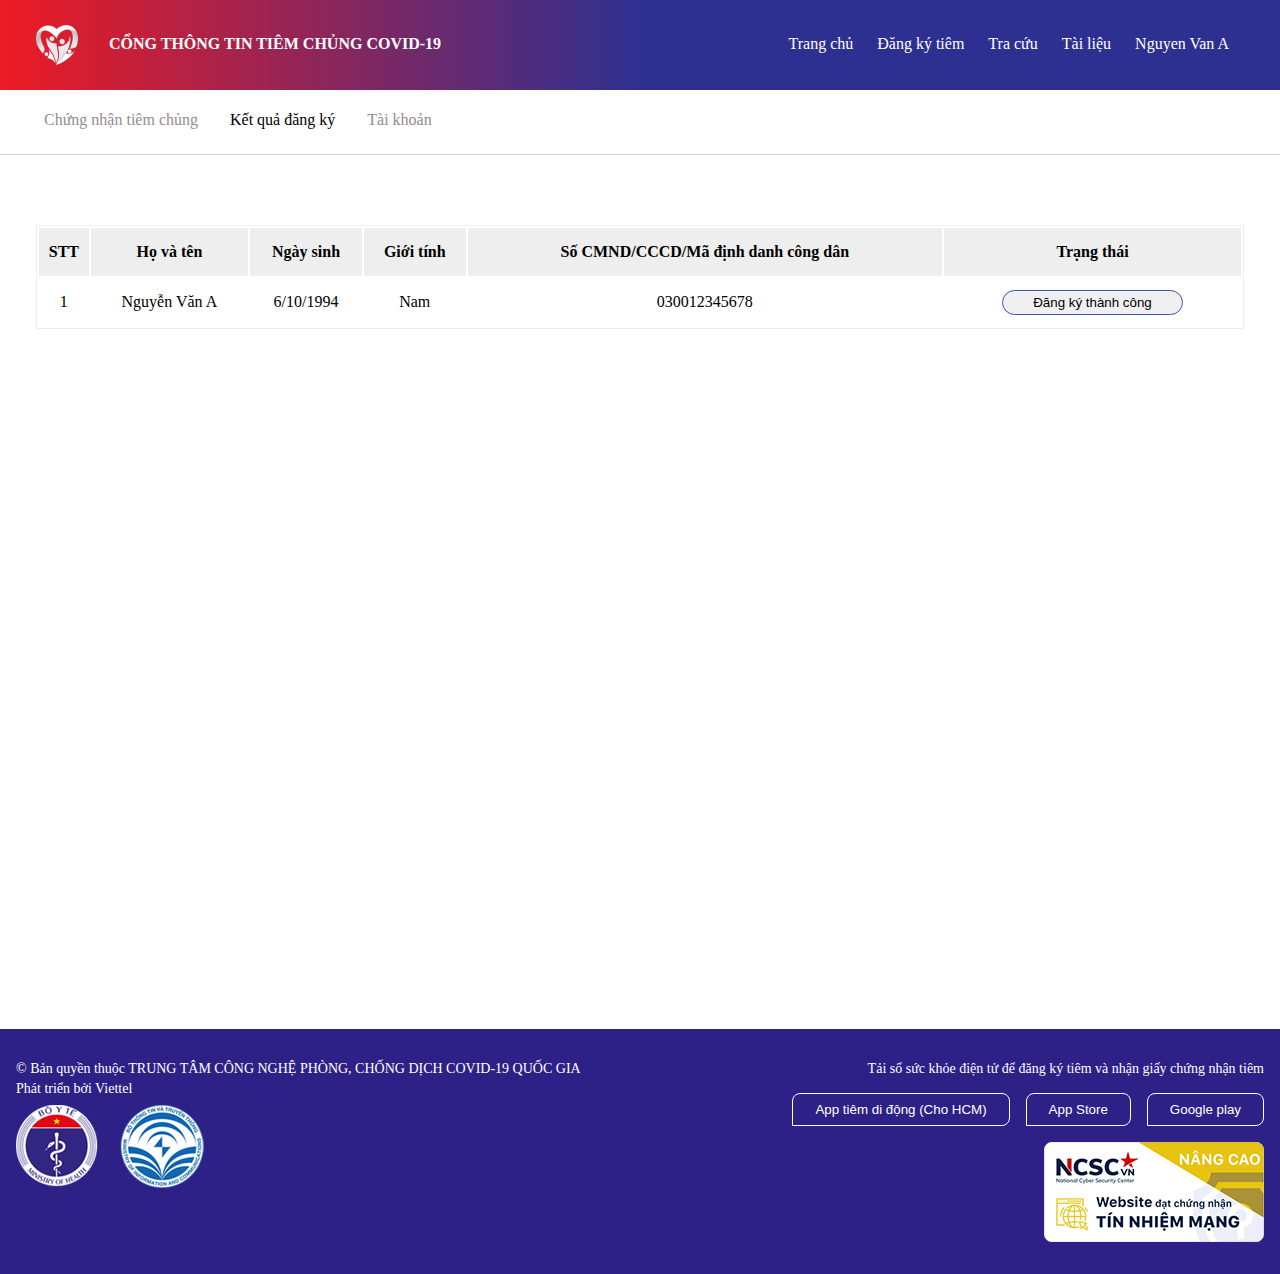
<file: user-kqdk/user-kqdk.html>
<!DOCTYPE html>
<html lang="en">
  <head>
    <meta charset="UTF-8" />
    <meta name="viewport" content="width=device-width, initial-scale=1.0" />
    <title>Document</title>
    <link rel="stylesheet" href="./user-kqdk.css" />
  </head>
  <body>
    <header>
      <div class="container">
        <div class="brand">
          <img src="./logo.png" alt="logo" class="img" />
          <h6>CỔNG THÔNG TIN TIÊM CHỦNG COVID-19</h6>
        </div>
        <div class="menu">
          <ul>
            <li>Trang chủ</li>
            <li>Đăng ký tiêm</li>
            <li>Tra cứu</li>
            <li>Tài liệu</li>
            <li>Nguyen Van A</li>
          </ul>
        </div>
      </div>
      <div class="menuuser">
        <div class="box" style="color: rgb(148, 141, 141)"">
          Chứng nhận tiêm chủng
        </div>
        <div class="box">Kết quả đăng ký</div>
        <div class="box" style="color: rgb(146, 138, 138)">Tài khoản</div>
      </div>
      <div class="result">
        <div class="container_result">
            <table>
                <tr>
                    <th>STT</th>
                    <th>Họ và tên</th>
                    <th>Ngày sinh	</th>
                    <th>Giới tính</th>
                    <th>Số CMND/CCCD/Mã định danh công dân</th>
                    <th>Trạng thái</th>
                </tr>
                <tr>
                    <td>1</td>
                    <td>Nguyễn Văn A</td>
                    <td>6/10/1994</td>
                    <td>Nam</td>
                    <td>030012345678</td>
                    <td ><button class="td_button">Đăng ký thành công</button></td>
                </tr>
            </table>
        </div>
      </div>
      <div class="footer">
        <div class="left">
          <p>
            © Bản quyền thuộc TRUNG TÂM CÔNG NGHỆ PHÒNG, CHỐNG DỊCH COVID-19
            QUỐC GIA
          </p>
          <p>Phát triển bởi <span>Viettel</span></p>
          <div class="container_footer_left">
            <img src="./logo2bo 1.png" alt="" height="89" width="195" />
          </div>
        </div>
        <div class="right">
          <p>
            Tải sổ sức khỏe điện tử để đăng ký tiêm và nhận giấy chứng nhận tiêm
          </p>
          <div class="container_footer_right">
            <button>App tiêm di động (Cho HCM)</button>
            <button>App Store</button>
            <button>Google play</button>
          </div>
          <div class="box_img">
            <div></div>
            <img
              src="./handle_cert 1.png"
              alt=""
              height="100px"
              width="220px"
              class="img_right"
            />
          </div>
        </div>
      </div>
    </header>
  </body>
</html>
</file>
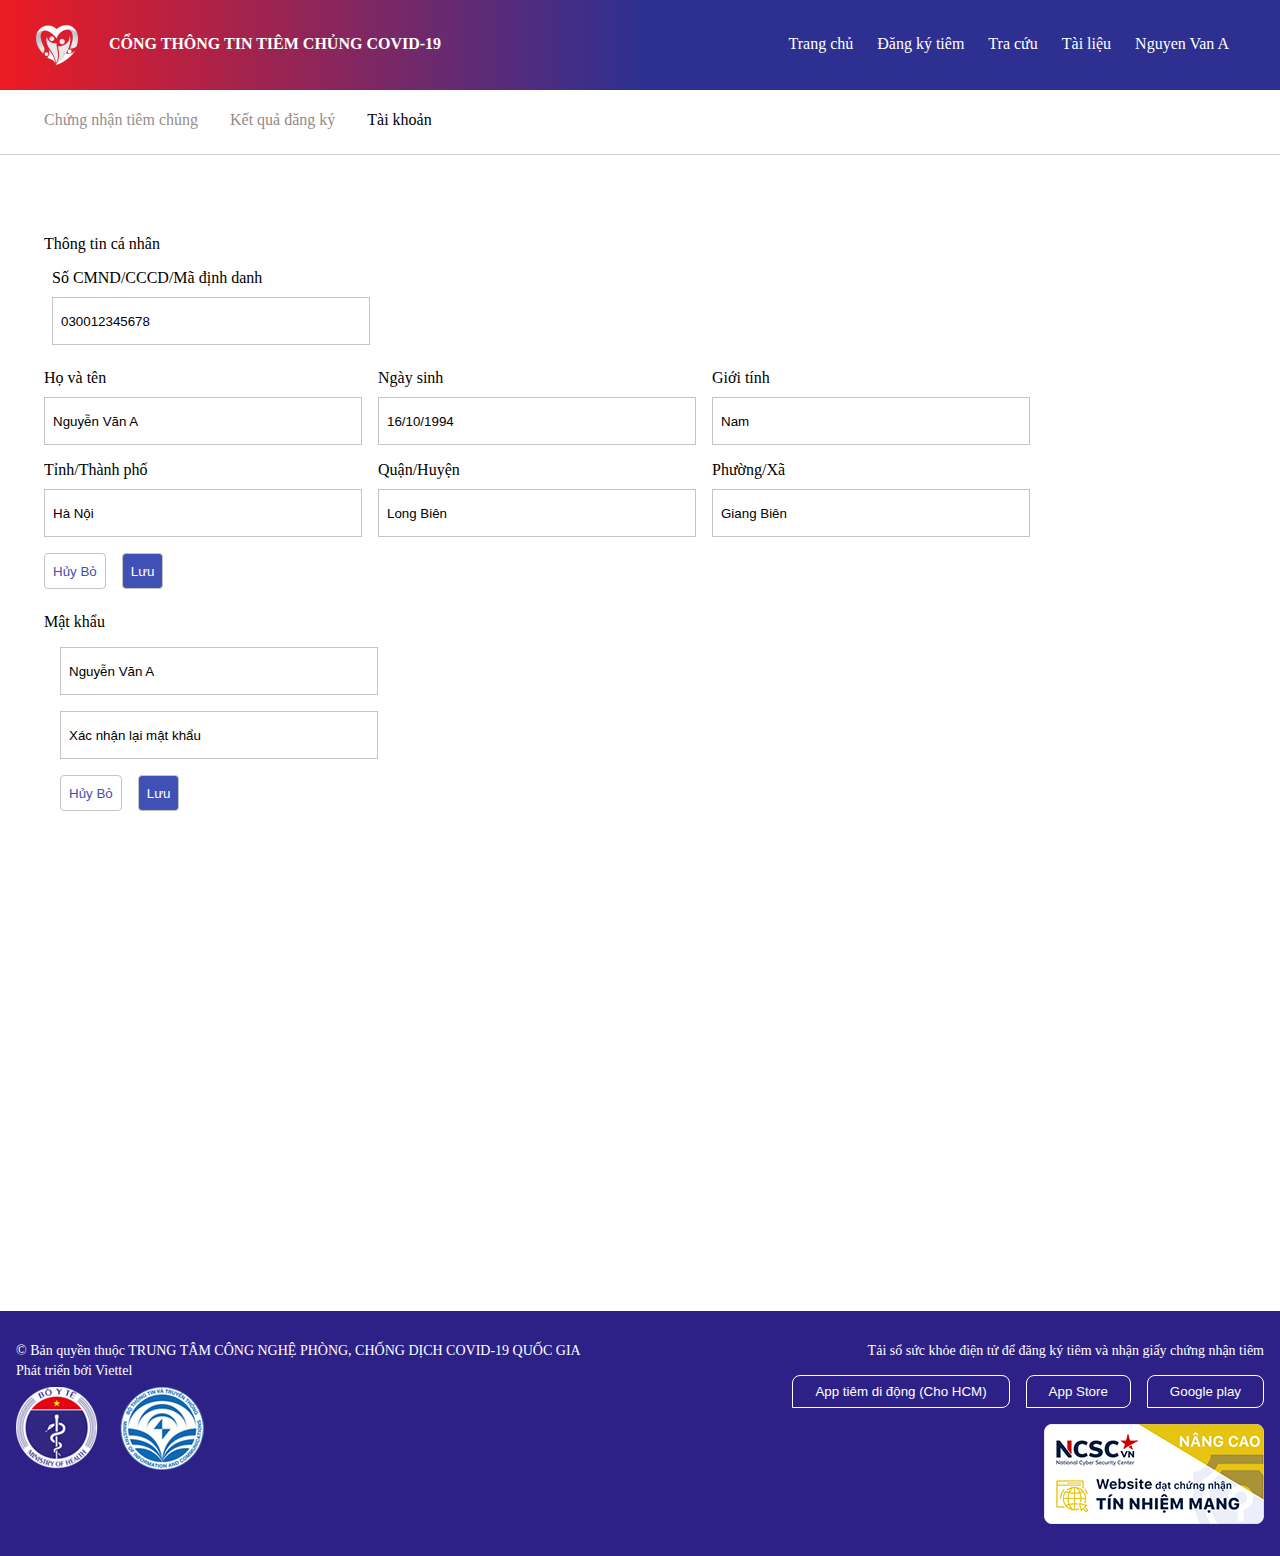
<file: user-tk/useryk.html>
<!DOCTYPE html>
<html lang="en">
  <head>
    <meta charset="UTF-8" />
    <meta name="viewport" content="width=device-width, initial-scale=1.0" />
    <title>Document</title>
    <link rel="stylesheet" href="./usertk.css" />
  </head>
  <body>
    <header>
      <div class="container">
        <div class="brand">
          <img src="./logo.png" alt="logo" class="img" />
          <h6>CỔNG THÔNG TIN TIÊM CHỦNG COVID-19</h6>
        </div>
        <div class="menu">
          <ul>
            <li>Trang chủ</li>
            <li>Đăng ký tiêm</li>
            <li>Tra cứu</li>
            <li>Tài liệu</li>
            <li>Nguyen Van A</li>
          </ul>
        </div>
      </div>
      <div class="menuuser">
        <div class="box" style="color: rgb(148, 141, 141)">
          Chứng nhận tiêm chủng
        </div>
        <div class="box" style="color: rgb(146, 138, 138)">Kết quả đăng ký</div>
        <div class="box">Tài khoản</div>
      </div>
      <div class="result">
        <div class="section1">
          <div class="header_section1">Thông tin cá nhân</div>
          <div class="content_section1">
            <label for="">Số CMND/CCCD/Mã định danh</label>
            <input type="text" value="030012345678" />
          </div>
        </div>
        <div class="section2">
          <div class="content_section2">
            <div class="row1">
              <div class="form_input">
                <label for="">Họ và tên</label>
                <input type="text" value="Nguyễn Văn A" />
              </div>
              <div class="form_input">
                <label for="">Ngày sinh</label>
                <input type="text" value="16/10/1994" />
              </div>
              <div class="form_input">
                <label for="">Giới tính</label>
                <input type="text" value="Nam" />
              </div>
            </div>
            <div class="row2">
              <div class="form_input">
                <label for="">Tỉnh/Thành phố</label>
                <input type="text" value="Hà Nội" />
              </div>
              <div class="form_input">
                <label for="">Quận/Huyện</label>
                <input type="text" value="Long Biên" />
              </div>
              <div class="form_input">
                <label for="">Phường/Xã</label>
                <input type="text" value="Giang Biên" />
              </div>
            </div>
            <div class="row3">
              <button class="delete">Hủy Bỏ</button>
              <button class="save">Lưu</button>
            </div>
          </div>
        </div>
        <div class="section3">
          <div class="header_section3">Mật khẩu</div>
          <div class="content_section3">
            <div class="row1_s3">
              <label for="Mật khẩu mới"></label>
              <input type="text" value="Nguyễn Văn A" />
            </div>
            <div class="row2_s3">
              <label for="Xác nhận lại mật khẩu"></label>
              <input type="text" value="Xác nhận lại mật khẩu" />
            </div>
            <div class="row3_s3">
              <button class="delete">Hủy Bỏ</button>
              <button class="save">Lưu</button>
            </div>
          </div>
        </div>
      </div>
      <div class="footer">
        <div class="left">
          <p>
            © Bản quyền thuộc TRUNG TÂM CÔNG NGHỆ PHÒNG, CHỐNG DỊCH COVID-19
            QUỐC GIA
          </p>
          <p>Phát triển bởi <span>Viettel</span></p>
          <div class="container_footer_left">
            <img src="./logo2bo 1.png" alt="" height="89" width="195" />
          </div>
        </div>
        <div class="right">
          <p>
            Tải sổ sức khỏe điện tử để đăng ký tiêm và nhận giấy chứng nhận tiêm
          </p>
          <div class="container_footer_right">
            <button>App tiêm di động (Cho HCM)</button>
            <button>App Store</button>
            <button>Google play</button>
          </div>
          <div class="box_img">
            <div></div>
            <img
              src="./handle_cert 1.png"
              alt=""
              height="100px"
              width="220px"
              class="img_right"
            />
          </div>
        </div>
      </div>
    </header>
  </body>
</html>
</file>
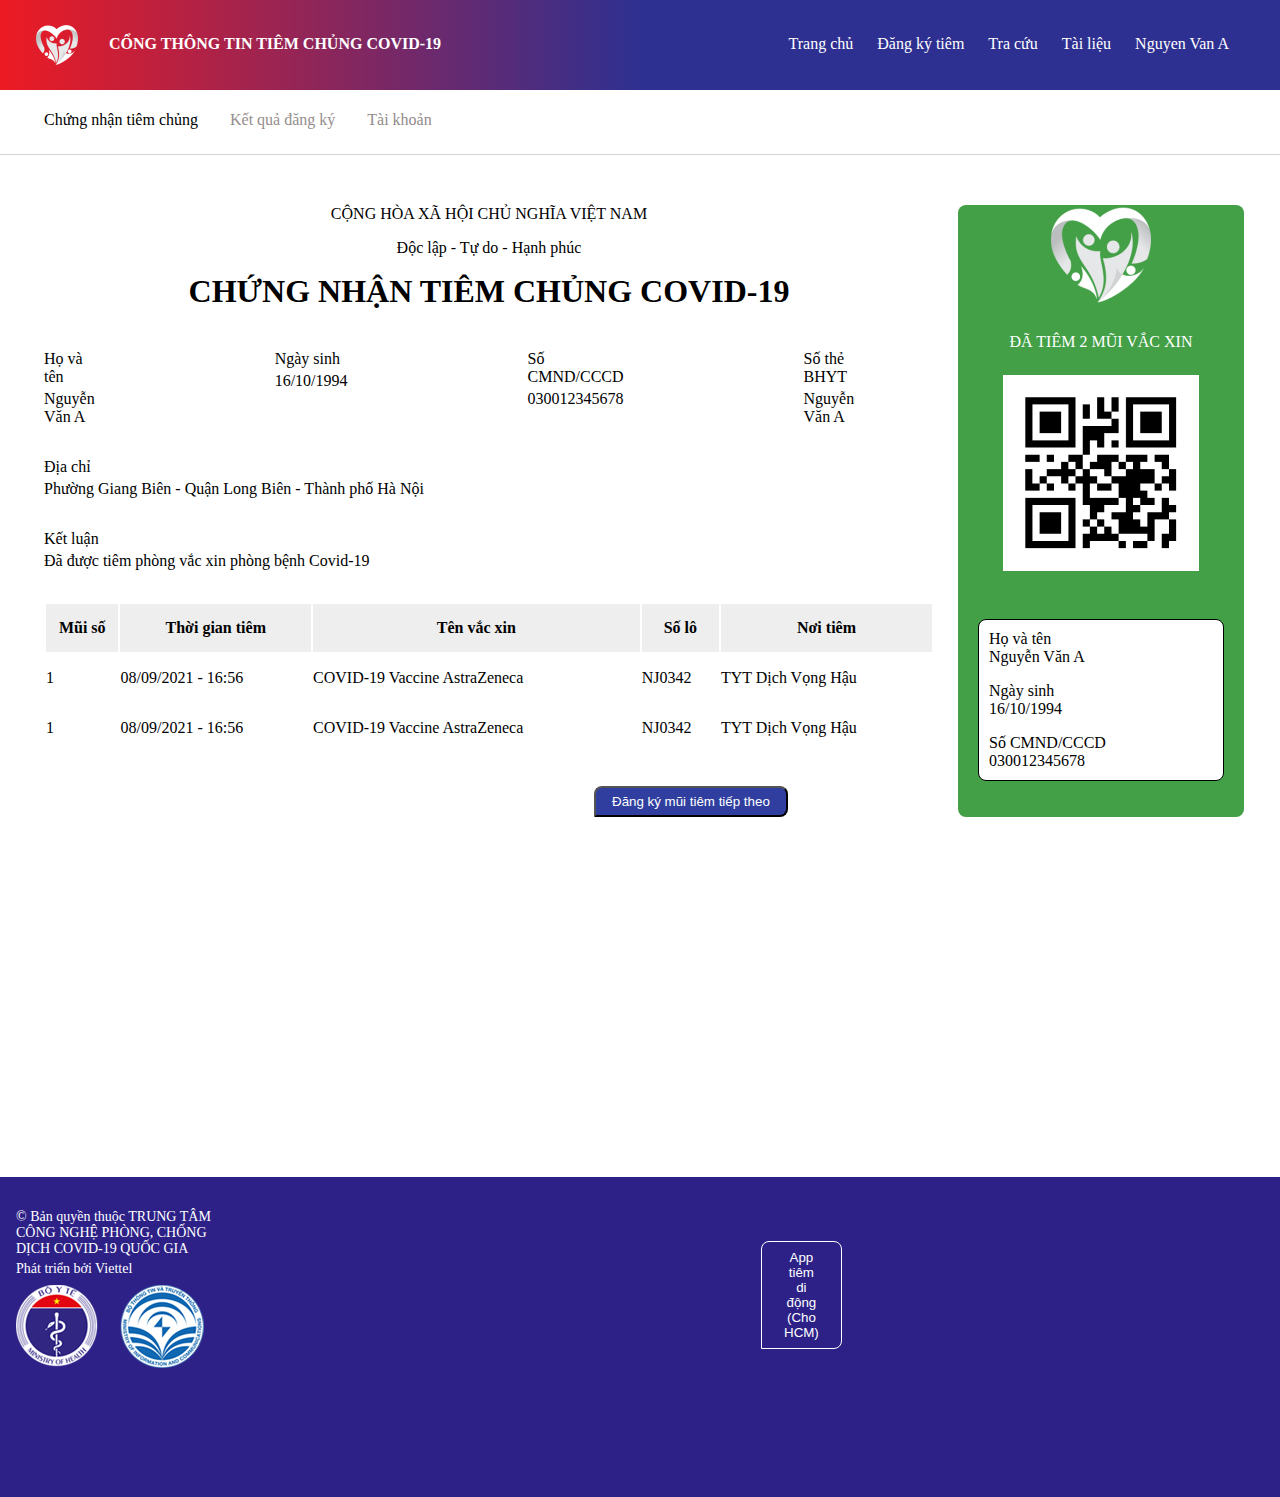
<file: usur-cntc/cntc.html>
<!DOCTYPE html>
<html lang="en">
  <head>
    <meta charset="UTF-8" />
    <meta name="viewport" content="width=device-width, initial-scale=1.0" />
    <title>Document</title>
    <link rel="stylesheet" href="./cntc.css" />
  </head>
  <body>
    <header>
      <div class="container">
        <div class="brand">
          <img src="./logo.png" alt="logo" class="img" />
          <h6>CỔNG THÔNG TIN TIÊM CHỦNG COVID-19</h6>
        </div>
        <div class="menu">
          <ul>
            <li>Trang chủ</li>
            <li>Đăng ký tiêm</li>
            <li>Tra cứu</li>
            <li>Tài liệu</li>
            <li>Nguyen Van A</li>
          </ul>
        </div>
      </div>
      <div class="menuuser">
        <div class="box" style="border-bottom: 1px soild black">
          Chứng nhận tiêm chủng
        </div>
        <div class="box" style="color: rgb(148, 141, 141)">Kết quả đăng ký</div>
        <div class="box" style="color: rgb(146, 138, 138)">Tài khoản</div>
      </div>
      <div class="result">
        <div class="result_container">
          <div class="form">
            <p class="header_form">CỘNG HÒA XÃ HỘI CHỦ NGHĨA VIỆT NAM</p>
            <p class="header_form">Độc lập - Tự do - Hạnh phúc</p>
            <h1>CHỨNG NHẬN TIÊM CHỦNG COVID-19</h1>
            <div class="line1">
              <div class="line1_item">
                <p>Họ và tên</p>
                <p>Nguyễn Văn A</p>
              </div>
              <div class="line1_item">
                <p>Ngày sinh</p>
                <p>16/10/1994</p>
              </div>
              <div class="line1_item">
                <p>Số CMND/CCCD</p>
                <p>030012345678</p>
              </div>
              <div class="line1_item">
                <p>Số thẻ BHYT</p>
                <p>Nguyễn Văn A</p>
              </div>
              <div class="line1_item">
                <p>Họ và tên</p>
                <p>030094005102</p>
              </div>
            </div>
            <div class="line2">
              <p>Địa chỉ</p>
              <p>Phường Giang Biên - Quận Long Biên - Thành phố Hà Nội</p>
            </div>
            <div class="line3">
              <p>Kết luận</p>
              <p>Đã được tiêm phòng vắc xin phòng bệnh Covid-19</p>
            </div>
            <div class="miniform">
              <table>
                <tr>
                  <th>Mũi số</th>
                  <th>Thời gian tiêm</th>
                  <th>Tên vắc xin</th>
                  <th>Số lô</th>
                  <th>Nơi tiêm</th>
                </tr>
                <tr>
                  <td>1</td>
                  <td>08/09/2021 - 16:56</td>
                  <td>COVID-19 Vaccine AstraZeneca</td>
                  <td>NJ0342</td>
                  <td>TYT Dịch Vọng Hậu</td>
                </tr>
                <tr>
                  <td>1</td>
                  <td>08/09/2021 - 16:56</td>
                  <td>COVID-19 Vaccine AstraZeneca</td>
                  <td>NJ0342</td>
                  <td>TYT Dịch Vọng Hậu</td>
                </tr>
              </table>
            </div>
            <div class="button">
              <button>Đăng ký mũi tiêm tiếp theo</button>
            </div>
          </div>
        </div>
        <div class="card">
          <img src="./1384271893.png" alt="" width="100px" height="100px" />
          <p style="margin-bottom: 24px">ĐÃ TIÊM 2 MŨI VẮC XIN</p>
          <img src="./frame 1.png" alt="" />
          <div class="frame30">
            <div class="person">
              <p>Họ và tên</p>
              <p>Nguyễn Văn A</p>
            </div>
            <div class="person">
              <p>Ngày sinh</p>
              <p>16/10/1994</p>
            </div>
            <div class="person">
              <p>Số CMND/CCCD</p>
              <p>030012345678</p>
            </div>
          </div>
        </div>
      </div>
      <div class="footer">
        <div class="left">
          <p>
            © Bản quyền thuộc TRUNG TÂM CÔNG NGHỆ PHÒNG, CHỐNG DỊCH COVID-19
            QUỐC GIA
          </p>
          <p>Phát triển bởi <span>Viettel</span></p>
          <div class="container_footer_left">
            <img src="./logo2bo 1.png" alt="" height="89" width="195" />
          </div>
        </div>
        <div class="right">
          <p>
            Tải sổ sức khỏe điện tử để đăng ký tiêm và nhận giấy chứng nhận tiêm
          </p>
          <div class="container_footer_right">
            <button>App tiêm di động (Cho HCM)</button>
            <button>App Store</button>
            <button>Google play</button>
          </div>
          <div class="box_img">
            <div></div>
            <img
              src="./handle_cert 1.png"
              alt=""
              height="100px"
              width="220px"
              class="img_right"
            />
          </div>
        </div>
      </div>
    </header>
  </body>
</html>
</file>
<file: forgot-password/forgot.css>
* {
  margin: 0;
  padding: 0;
  font-family: "Roboto", sans-serif;
}

.cover {
  background: url(./cover.png);
  width: 50%;
  float: left;
  height: 100%;
  background-repeat: no-repeat;
  background-size: cover;
  background-position: center;
}

.forgot-password {
  width: 50%;
  float: left;
  height: 100%;
}

.container {
  width: 100vw;
  height: 100vh;
}

.form {
  width: 80%;
  margin: 0 auto;
  margin-top: 40%;
  display: flex;
  flex-direction: column;
  gap: 24px;
}

.header {
  font-size: 16px;
  text-align: center;
}

span {
  color: red;
}

.forgot-password-input {
  height: 50px;
  padding: 0 16px;
  border: none;
  box-shadow: none;
}

.forgot-password-input-wrapper {
  border: 1px solid #e8e8e8;
}

.box-button {
  display: flex;
  padding: 12px 0;
  margin: 0 auto;
  gap: 0 16px;
}
.back-button {
  color: #303f9f;
  padding: 6px 16px;
  border: 1px solid #303f9f;
  height: 36px;
  background-color: white;
  border-radius: 4px 4px 4px 0;
}

.send-button {
  padding: 6px 32px;
  color: white;
  background-color: #303f9f;
  border-radius: 4px 4px 4px 0;
}
</file>
<file: Home/home.css>
* {
  margin: 0;
  padding: 0;
  font-family: "Roboto", sans-serif;
}

header {
  height: 90px;
  background-image: linear-gradient(to right, #ed1b23, #2e3091, #2e3091);
}

.container_header {
  display: flex;
  justify-content: space-between;
  padding: 20px 36px;
  height: 50px;
  margin-bottom: 20px;
}

.brand {
  display: flex;
  gap: 16px;
}

h6 {
  font-size: 16px;
  padding: 15px;
  color: white;
}

.menu {
  display: flex;
  gap: 24px;
}

.menu ul {
  display: flex;
  list-style-type: none;
  gap: 24px;
  padding: 15px;
}

li {
  color: white;
}

li > *:not(span) {
  color: #000;
}

.button_login {
  width: 135px;
  border-radius: 8px 8px 8px 0;
  height: 40px;
  margin: 5px 0 0 0;
  border: none;
}

.heading {
  background-color: #f7fbfe;
  padding: 16px 36px;
  display: none;
  gap: 5px;
  flex-direction: column;

  position: absolute;
  top: 40px;
  left: calc(-208px + 150%);
}

.tracuu {
  position: relative;
}

.tracuu:hover .heading {
  display: flex;
}

.frame {
  border: 1px solid #ffffff;
  background-color: white;
  display: flex;
  gap: 16px;
  padding: 0 16px;
  width: 300px;
}

.content {
  display: flex;
  flex-direction: column;
}

i {
  font-size: 30px;
}

.chart {
  padding: 0 36px;
}

.container_chart {
  padding: 24px 16px;
  display: flex;
  flex-direction: column;
  gap: 5px;
  border: 1px solid lightgray;
  border-radius: 10px;
  margin-top: 50px;
}

.img_ch {
  background-position: center;
  background-size: cover;
  width: 100%;
}

/* footer */

.footer {
  display: flex;
  justify-content: space-between;
  background-color: #2d2188;
  padding: 32px 16px;
}

.footer p {
  color: white;
  font-size: 14px;
}

.left {
  display: flex;
  flex-direction: column;
  gap: 4px;
}

.right {
  display: flex;
  flex-direction: column;
  gap: 16px;
}

.container_footer_right {
  display: flex;
  gap: 16px;
}

.container_footer_right button {
  padding: 8px 22px;
  border: none;
  background-color: #2d2188;
  color: white;
  border: 1px solid white;
  border-radius: 8px 8px 8px 0;
}

.right p {
  text-align: end;
}

.box_img {
  display: flex;
  justify-content: end;
}

/* footer */

.container_main {
  padding: 12px 12px 20px 12px;
}

.search_container_main {
  display: flex;
  gap: 16px;
  margin-bottom: 16px;
  height: 40px;
}

input {
  width: 250px;
  border: 1px solid #c4c4c4;
  padding: 10px;
  border-radius: 4px;
}

.search {
  padding: 8px 16px;
  background-color: #171a88;
  color: #ffffff;
  border-radius: 8px;
}

table {
  width: 100%;
}

td {
  text-align: center;
  height: 40px;
  border-bottom: 1px solid #eeeeee;
}

th {
  border-bottom: 1px solid #eeeeee;
  border-top: 1px solid #eeeeee;
  height: 40px;
}

.row_gray {
  background-color: #eeeeee;
}

h3 {
  padding: 16px;
}
</file>
<file: login/login.css>
* {
  margin: 0;
  padding: 0;
  font-family: "Roboto", sans-serif;
}

.cover {
  background: url(./cover.png);
  width: 50%;
  float: left;
  height: 100%;
  background-repeat: no-repeat;
  background-position: center;
  background-size: cover;
}

.login-form {
  width: 50%;
  float: left;
  height: 100%;
}

*:focus {
  outline: none;
}

.container {
  width: 100vw;
  height: 100vh;
}

.form {
  width: 80%;
  margin: 0 auto;
  margin-top: 20%;
  display: flex;
  flex-direction: column;
  gap: 24px;
}

.form-title {
  font-size: 34px;
  font-weight: bold;
}

.form-control {
  display: flex;
  flex-direction: column;
  gap: 5px;
}

.form-control-label {
  font-size: 16px;
}

.form-control-input {
  padding: 0 16px;
  border: none;
  box-shadow: none;
}

.form-control-input-wrapper {
  border: 1px solid #e8e8e8;
  padding: 10px 0;
}

.form-control-help-text {
  color: #d32f2f;
  font-size: 12px;
}

.forgot-password-block {
  text-align: end;
  font-size: 14px;
  color: #3949ab;
}

.login-button {
  background-color: #66bb6a;
  border: none;
  color: #fff;
  font-size: 16px;
  font-weight: bold;
  height: 50px;
  border-radius: 5px;
}

.register-button {
  background-color: #fff;
  border: none;
  color: #9ccc65;
  font-size: 16px;
  font-weight: bold;
  height: 50px;
  border-radius: 5px;
  border: 1px solid #9ccc65;
}

.register-help-text {
  text-align: center;
  font-size: 16px;
}
</file>
<file: register/register.css>
* {
  margin: 0;
  padding: 0;
  font-family: "Roboto", sans-serif;
}

.cover {
  background: url(./cover.png);
  width: 50%;
  float: left;
  height: 100%;
  background-size: cover;
  background-repeat: no-repeat;
  background-position: center;
}

.register {
  width: 50%;
  float: left;
  height: 100%;
}

.container {
  height: 100vh;
  width: 100vw;
}

.header {
  font-size: 34px;
  font-weight: bold;
  color: #000000;
  text-align: center;
}

.form-register {
  display: flex;
  flex-direction: column;
  gap: 16px 24px;
  margin: 0 auto;
  width: 80%;
}

.agian {
  padding: 12px 0;
  border: 1px solid #fff;
}
.button-agian {
  font-size: 14px;
  padding: 8px 8px;
  color: #3f51b5;
  border: none;
  box-shadow: none;
  background-color: white;
  float: right;
}

.box-form {
  display: flex;
  flex-direction: column;
  gap: 16px;
}

.form {
  gap: 5px;
  display: flex;
  flex-direction: column;
}
.form-lable {
  font-size: 16px;
  height: 24px;
}

span {
  color: #d32f2f;
}

.box-form-input {
  display: flex;
  flex-direction: column;
  gap: 3px;
}

p {
  color: #d32f2f;
  font-size: 12px;
}

.form-input {
  border: 1px solid #c4c4c4;
  height: 50px;
  padding: 0 8px;
}
</file>
<file: admin/admin.css>
* {
  padding: 0;
  margin: 0;
}

header {
  height: 90px;
  background-image: linear-gradient(to right, #ed1b23, #2e3091, #2e3091);
}

.container {
  display: flex;
  justify-content: space-between;
  padding: 20px 36px;
  height: 50px;
}

.brand {
  display: flex;
  gap: 16px;
}

h6 {
  font-size: 16px;
  padding: 15px;
  color: white;
}

.menu {
  display: flex;
  gap: 24px;
}

.menu ul {
  display: flex;
  list-style-type: none;
  gap: 24px;
  padding: 15px;
}

li {
  color: white;
}

.menuuser {
  padding: 0 36px;
  display: flex;
  gap: 16px;
  height: 64px;
  border-bottom: 1px solid #eeeeee;
  margin-bottom: 30px;
}

.box {
  padding: 21px 8px;
}

.container_main {
  padding: 12px 12px 500px 12px;
}

.search_container_main {
  display: flex;
  gap: 16px;
  margin-bottom: 16px;
  height: 40px;
}

input {
  width: 250px;
  border: 1px solid #c4c4c4;
  padding: 10px;
  border-radius: 4px;
}

.search {
  padding: 8px 16px;
  background-color: #171a88;
  color: #ffffff;
  border-radius: 8px;
}

table {
  width: 100%;
}

td {
  text-align: center;
  height: 40px;
  border-bottom: 1px solid #eeeeee;
}

th {
  border-bottom: 1px solid #eeeeee;
  border-top: 1px solid #eeeeee;
  height: 40px;
}

.row_gray {
  background-color: #eeeeee;
}

/* footer */

.footer {
  display: flex;
  justify-content: space-between;
  background-color: #2d2188;
  padding: 32px 16px;
}

.footer p {
  color: white;
  font-size: 14px;
}

.left {
  display: flex;
  flex-direction: column;
  gap: 4px;
}

.right {
  display: flex;
  flex-direction: column;
  gap: 16px;
}

.container_footer_right {
  display: flex;
  gap: 16px;
}

.container_footer_right button {
  padding: 8px 22px;
  border: none;
  background-color: #2d2188;
  color: white;
  border: 1px solid white;
  border-radius: 8px 8px 8px 0;
}

.right p {
  text-align: end;
}

.box_img {
  display: flex;
  justify-content: end;
}

/* footer */
</file>
<file: step1/step1.css>
* {
  padding: 0;
  margin: 0;
}

header {
  height: 90px;
  background-image: linear-gradient(to right, #ed1b23, #2e3091, #2e3091);
}

.container {
  display: flex;
  justify-content: space-between;
  padding: 20px 36px;
  height: 50px;
}

.brand {
  display: flex;
  gap: 16px;
}

h6 {
  font-size: 16px;
  padding: 15px;
  color: white;
}

.menu {
  display: flex;
  gap: 24px;
}

.menu ul {
  display: flex;
  list-style-type: none;
  gap: 24px;
  padding: 15px;
}

li {
  color: white;
}

.button_login {
  width: 135px;
  border-radius: 8px 8px 8px 0;
  height: 40px;
  margin: 5px 0 0 0;
  border: none;
}

.heading {
  background-color: #f5f5f5;
  height: 64px;
}

h5 {
  font-size: 28px;
  padding: 15px 36px;
}

.result {
  padding: 0 36px;
}

.result_form {
  display: flex;
  flex-direction: column;
  gap: 16px;
}

.line1 {
  display: flex;
  gap: 16px;
}

.line2 {
  display: flex;
  gap: 16px;
}

.line3 {
  display: flex;
  gap: 16px;
}

.input1 {
  display: flex;
  flex-direction: column;
  gap: 5px;
}

.input2 {
  display: flex;
  flex-direction: column;
  gap: 5px;
}

input {
  height: 24px;
  width: 330px;
  border: none;
  border: 1px solid #c4c4c4;
  padding: 8px;
}

span {
  color: red;
}

.footer_result li {
  color: #ed1b23;
}

.submit {
  padding-top: 24px;
  display: flex;
  justify-content: center;
  gap: 16px;
  padding-bottom: 150px;
}

button {
  border: none;
}

.button1 {
  color: #303f9f;
  background-color: white;
  border: 1px solid #303f9f;
  border-radius: 8px 8px 8px 0;
  padding: 6px 16px;
}

.button2 {
  color: white;
  background-color: #303f9f;
  border: 1px solid #303f9f;
  border-radius: 8px 8px 8px 0;
  padding: 6px 32px;
}

.footer {
  display: flex;
  justify-content: space-between;
  background-color: #2d2188;
  padding: 32px 16px;
}

.footer p {
  color: white;
  font-size: 14px;
}

.left {
  display: flex;
  flex-direction: column;
  gap: 4px;
}

.right {
  display: flex;
  flex-direction: column;
  gap: 16px;
}

.container_footer_right {
  display: flex;
  gap: 16px;
}

.container_footer_right button {
  padding: 8px 22px;
  border: none;
  background-color: #2d2188;
  color: white;
  border: 1px solid white;
  border-radius: 8px 8px 8px 0;
}

.right p {
  text-align: end;
}

.box_img {
  display: flex;
  justify-content: end;
}

.serach {
  display: flex;
  text-align: center;
  justify-content: center;
  padding: 50px 36px;
  align-items: center;
  gap: 8px;
}

.serach .line {
  width: 200px;
  border-top: 1px solid #d2d2d2;
}

soild {
  border-top: 1px solid #bdbdbd;
  width: 250px;
}
</file>
<file: step2/step2.css>
* {
  padding: 0;
  margin: 0;
}
/* header */
header {
  height: 90px;
  background-image: linear-gradient(to right, #ed1b23, #2e3091, #2e3091);
}

.container {
  display: flex;
  justify-content: space-between;
  padding: 20px 36px;
  height: 50px;
}

.brand {
  display: flex;
  gap: 16px;
}

h6 {
  font-size: 16px;
  padding: 15px;
  color: white;
}

.menu {
  display: flex;
  gap: 24px;
}

.menu ul {
  display: flex;
  list-style-type: none;
  gap: 24px;
  padding: 15px;
}

li {
  color: white;
}

/* header */

.button_login {
  width: 135px;
  border-radius: 8px 8px 8px 0;
  height: 40px;
  margin: 5px 0 0 0;
  border: none;
}

.heading {
  background-color: #f5f5f5;
  height: 64px;
  margin-top: 40px;
}

h5 {
  font-size: 28px;
  padding: 15px 36px;
}

.submit {
  padding-top: 24px;
  display: flex;
  justify-content: center;
  gap: 16px;
  padding-bottom: 150px;
}

button {
  border: none;
}

.button1 {
  color: #303f9f;
  background-color: white;
  border: 1px solid #303f9f;
  border-radius: 8px 8px 8px 0;
  padding: 6px 16px;
}

.button2 {
  color: white;
  background-color: #303f9f;
  border: 1px solid #303f9f;
  border-radius: 8px 8px 8px 0;
  padding: 6px 32px;
}

/* footer */

.footer {
  display: flex;
  justify-content: space-between;
  background-color: #2d2188;
  padding: 32px 16px;
}

.footer p {
  color: white;
  font-size: 14px;
}

.left {
  display: flex;
  flex-direction: column;
  gap: 4px;
}

.right {
  display: flex;
  flex-direction: column;
  gap: 16px;
}

.container_footer_right {
  display: flex;
  gap: 16px;
}

.container_footer_right button {
  padding: 8px 22px;
  border: none;
  background-color: #2d2188;
  color: white;
  border: 1px solid white;
  border-radius: 8px 8px 8px 0;
}

.right p {
  text-align: end;
}

.box_img {
  display: flex;
  justify-content: end;
}

/* footer */

.serach {
  display: flex;
  text-align: center;
  justify-content: center;
  padding: 50px 36px;
  gap: 10px;
  align-items: center;
}
/*
soild {
  border-top: 1px solid #bdbdbd;
  width: 250px;
}

*/

.result {
  padding: 50px 36px 360px 36px;
}

.form_result {
  display: flex;
  flex-direction: column;
  gap: 16px;
}

.solid {
  border-top: 2px;
}

.result_footer {
  display: flex;
  gap: 10px;
}

.serach .line {
  width: 200px;
  border-top: 1px solid #d2d2d2;
}
</file>
<file: step3/step3.css>
* {
  padding: 0;
  margin: 0;
}
/* header */
header {
  height: 90px;
  background-image: linear-gradient(to right, #ed1b23, #2e3091, #2e3091);
}

.container {
  display: flex;
  justify-content: space-between;
  padding: 20px 36px;
  height: 50px;
}

.brand {
  display: flex;
  gap: 16px;
}

h6 {
  font-size: 16px;
  padding: 15px;
  color: white;
}

.menu {
  display: flex;
  gap: 24px;
}

.menu ul {
  display: flex;
  list-style-type: none;
  gap: 24px;
  padding: 15px;
}

li {
  color: white;
}

.button_login {
  width: 135px;
  border-radius: 8px 8px 8px 0;
  height: 40px;
  margin: 5px 0 0 0;
  border: none;
}

/* header */

.heading {
  background-color: #f5f5f5;
  height: 64px;
  margin-top: 40px;
}

h5 {
  font-size: 28px;
  padding: 15px 36px;
}

.submit {
  padding-top: 24px;
  display: flex;
  justify-content: center;
  gap: 16px;
  padding-bottom: 150px;
}

button {
  border: none;
}

.button1 {
  color: #303f9f;
  background-color: white;
  border: 1px solid #303f9f;
  border-radius: 8px 8px 8px 0;
  padding: 6px 16px;
}

.button2 {
  color: white;
  background-color: #303f9f;
  border: 1px solid #303f9f;
  border-radius: 8px 8px 8px 0;
  padding: 6px 32px;
}

/* footer */

.footer {
  display: flex;
  justify-content: space-between;
  background-color: #2d2188;
  padding: 32px 16px;
}

.footer p {
  color: white;
  font-size: 14px;
}

.left {
  display: flex;
  flex-direction: column;
  gap: 4px;
}

.right {
  display: flex;
  flex-direction: column;
  gap: 16px;
}

.container_footer_right {
  display: flex;
  gap: 16px;
}

.container_footer_right button {
  padding: 8px 22px;
  border: none;
  background-color: #2d2188;
  color: white;
  border: 1px solid white;
  border-radius: 8px 8px 8px 0;
}

.right p {
  text-align: end;
}

.box_img {
  display: flex;
  justify-content: end;
}

/* footer */

.serach {
  display: flex;
  text-align: center;
  justify-content: center;
  padding: 50px 36px;
  gap: 10px;
  align-items: center;
}

.serach .line {
  width: 200px;
  border-top: 1px solid #d2d2d2;
}
/*
  soild {
    border-top: 1px solid #bdbdbd;
    width: 250px;
  }
  
  */

.result {
  padding: 50px 36px 360px 36px;
}

.form_result {
  display: flex;
  flex-direction: column;
  gap: 16px;
}

.solid {
  border-top: 2px;
}

.result_footer {
  display: flex;
  gap: 10px;
}

.box {
  display: flex;
  flex-direction: column;
  gap: 4px;
  width: 450px;
}

.bold {
  font-weight: bold;
}
</file>
<file: user-kqdk/user-kqdk.css>
* {
  padding: 0;
  margin: 0;
}

header {
  height: 90px;
  background-image: linear-gradient(to right, #ed1b23, #2e3091, #2e3091);
}

.container {
  display: flex;
  justify-content: space-between;
  padding: 20px 36px;
  height: 50px;
}

.brand {
  display: flex;
  gap: 16px;
}

h6 {
  font-size: 16px;
  padding: 15px;
  color: white;
}

.menu {
  display: flex;
  gap: 24px;
}

.menu ul {
  display: flex;
  list-style-type: none;
  gap: 24px;
  padding: 15px;
}

li {
  color: white;
}

.menuuser {
  padding: 0 36px;
  display: flex;
  gap: 16px;
  height: 64px;
  border-bottom: 1px solid lightgray;
  margin-bottom: 50px;
}

.box {
  padding: 21px 8px;
}

.result {
  padding: 20px 36px 700px 36px;
}

table {
  width: 100%;
  border: 1px solid #eeeeee;
}

th {
  height: 48px;
  background-color: #eeeeee;
}

td {
  text-align: center;
}

tr {
  height: 48px;
}

.td_button {
  border: 1px solid #3f51b5;
  border-radius: 15px;
  padding: 4px 30px;
}

/* footer */

.footer {
  display: flex;
  justify-content: space-between;
  background-color: #2d2188;
  padding: 32px 16px;
}

.footer p {
  color: white;
  font-size: 14px;
}

.left {
  display: flex;
  flex-direction: column;
  gap: 4px;
}

.right {
  display: flex;
  flex-direction: column;
  gap: 16px;
}

.container_footer_right {
  display: flex;
  gap: 16px;
}

.container_footer_right button {
  padding: 8px 22px;
  border: none;
  background-color: #2d2188;
  color: white;
  border: 1px solid white;
  border-radius: 8px 8px 8px 0;
}

.right p {
  text-align: end;
}

.box_img {
  display: flex;
  justify-content: end;
}

/* footer */
</file>
<file: user-tk/usertk.css>
* {
  padding: 0;
  margin: 0;
}

header {
  height: 90px;
  background-image: linear-gradient(to right, #ed1b23, #2e3091, #2e3091);
}

.container {
  display: flex;
  justify-content: space-between;
  padding: 20px 36px;
  height: 50px;
}

.brand {
  display: flex;
  gap: 16px;
}

h6 {
  font-size: 16px;
  padding: 15px;
  color: white;
}

.menu {
  display: flex;
  gap: 24px;
}

.menu ul {
  display: flex;
  list-style-type: none;
  gap: 24px;
  padding: 15px;
}

li {
  color: white;
}

.menuuser {
  padding: 0 36px;
  display: flex;
  gap: 16px;
  height: 64px;
  border-bottom: 1px solid lightgray;
  margin-bottom: 50px;
}

.box {
  padding: 21px 8px;
}

.result {
  display: flex;
  flex-direction: column;
  gap: 24px;
  padding: 30px 36px 500px 36px;
}

input {
  height: 30px;
  padding: 8px;
  width: 300px;
  border: 1px solid #c4c4c4;
}

.section1 {
  display: flex;
  flex-direction: column;
  gap: 16px;
  padding: 0 8px;
}

.content_section1 {
  display: flex;
  flex-direction: column;
  gap: 10px;
  padding: 0 8px;
}

.content_section2 {
  display: flex;
  flex-direction: column;
  gap: 16px;
  padding: 0 8px;
}

.row1 {
  display: flex;
  gap: 16px;
}

.row2 {
  display: flex;
  gap: 16px;
}

.row3 {
  display: flex;
  gap: 16px;
}

.row3_s3 {
  display: flex;
  gap: 16px;
}

.form_input {
  display: flex;
  flex-direction: column;
  gap: 10px;
}

.delete {
  background-color: white;
  color: #3f51b5;
  height: 36px;
  padding: 8px;
  border: 1px solid #c4c4c4;
  border-radius: 4px;
}

.save {
  background-color: #3f51b5;
  color: white;
  height: 36px;
  padding: 8px;
  border: 1px solid #c4c4c4;
  border-radius: 4px;
}

.section3 {
  display: flex;
  flex-direction: column;
  gap: 16px;
  padding: 0 8px;
}

.content_section3 {
  display: flex;
  flex-direction: column;
  gap: 16px;
  padding: 0 16px;
}
/* footer */

.footer {
  display: flex;
  justify-content: space-between;
  background-color: #2d2188;
  padding: 32px 16px;
}

.footer p {
  color: white;
  font-size: 14px;
}

.left {
  display: flex;
  flex-direction: column;
  gap: 4px;
}

.right {
  display: flex;
  flex-direction: column;
  gap: 16px;
}

.container_footer_right {
  display: flex;
  gap: 16px;
}

.container_footer_right button {
  padding: 8px 22px;
  border: none;
  background-color: #2d2188;
  color: white;
  border: 1px solid white;
  border-radius: 8px 8px 8px 0;
}

.right p {
  text-align: end;
}

.box_img {
  display: flex;
  justify-content: end;
}

/* footer */
</file>
<file: usur-cntc/cntc.css>
* {
  padding: 0;
  margin: 0;
}

header {
  height: 90px;
  background-image: linear-gradient(to right, #ed1b23, #2e3091, #2e3091);
}

.container {
  display: flex;
  justify-content: space-between;
  padding: 20px 36px;
  height: 50px;
}

.brand {
  display: flex;
  gap: 16px;
}

h6 {
  font-size: 16px;
  padding: 15px;
  color: white;
}

.menu {
  display: flex;
  gap: 24px;
}

.menu ul {
  display: flex;
  list-style-type: none;
  gap: 24px;
  padding: 15px;
}

li {
  color: white;
}

.menuuser {
  padding: 0 36px;
  display: flex;
  gap: 16px;
  height: 64px;
  border-bottom: 1px solid lightgray;
  margin-bottom: 50px;
}

.box {
  padding: 21px 8px;
}

.result {
  padding: 0 36px 360px 36px;
}

.form {
  display: flex;
  flex-direction: column;
  gap: 16px;
  padding: 0 8px;
}

.header_form {
  text-align: center;
}

h1 {
  text-align: center;
}

.line1 {
  padding-top: 24px;
  display: flex;
  gap: 180px;
}

.line1_item {
  display: flex;
  flex-direction: column;
  gap: 4px;
}

.line2 {
  padding-top: 16px;
  display: flex;
  flex-direction: column;
  gap: 4px;
}

.line3 {
  padding-top: 16px;
  display: flex;
  flex-direction: column;
  gap: 4px;
}

.miniform {
  padding-top: 16px;
}

.button {
  padding-top: 16px;
}

button {
  background-color: #303f9f;
  color: white;
  border-radius: 8px 8px 8px 0;
  padding: 6px 16px;
  margin-left: 550px;
}

th {
  height: 48px;
  background-color: #eeeeee;
}

tr {
  height: 48px;
}

table {
  width: 100%;
}
.result {
  display: flex;
  gap: 16px;
}

.result_container {
  width: 75%;
}

.card {
  width: 25%;
  background-color: #43a047;
  color: white;
  text-align: center;
  border-radius: 8px;
}

.frame30 {
  background-color: white;
  color: black;
  margin: 20px;
  border: 1px solid black;
  border-radius: 8px;
  display: flex;
  flex-direction: column;
  gap: 16px;
  text-align: start;
  padding: 10px;
}

.card img {
  margin-bottom: 24px;
}
/* footer */

.footer {
  display: flex;
  justify-content: space-between;
  background-color: #2d2188;
  padding: 32px 16px;
}

.footer p {
  color: white;
  font-size: 14px;
}

.left {
  display: flex;
  flex-direction: column;
  gap: 4px;
}

.right {
  display: flex;
  flex-direction: column;
  gap: 16px;
}

.container_footer_right {
  display: flex;
  gap: 16px;
}

.container_footer_right button {
  padding: 8px 22px;
  border: none;
  background-color: #2d2188;
  color: white;
  border: 1px solid white;
  border-radius: 8px 8px 8px 0;
}

.right p {
  text-align: end;
}

.box_img {
  display: flex;
  justify-content: end;
}

/* footer */
</file>
